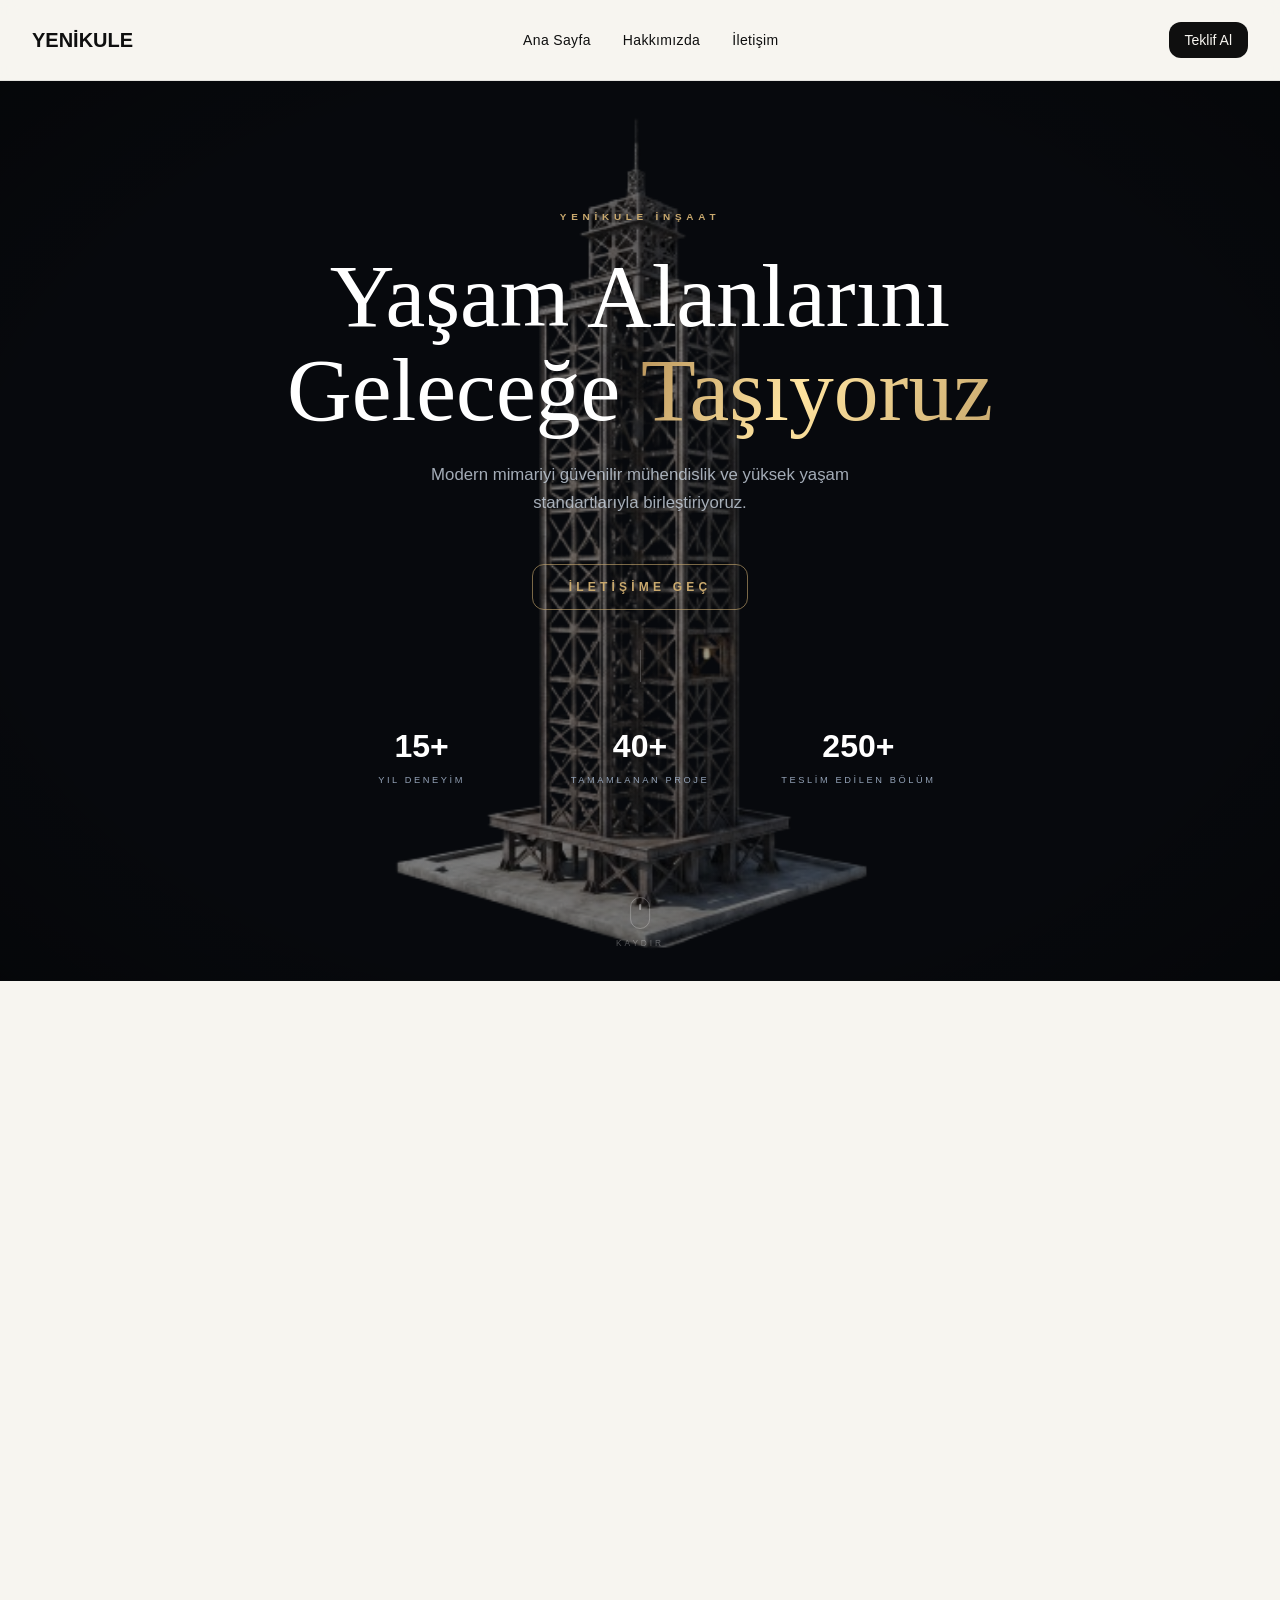
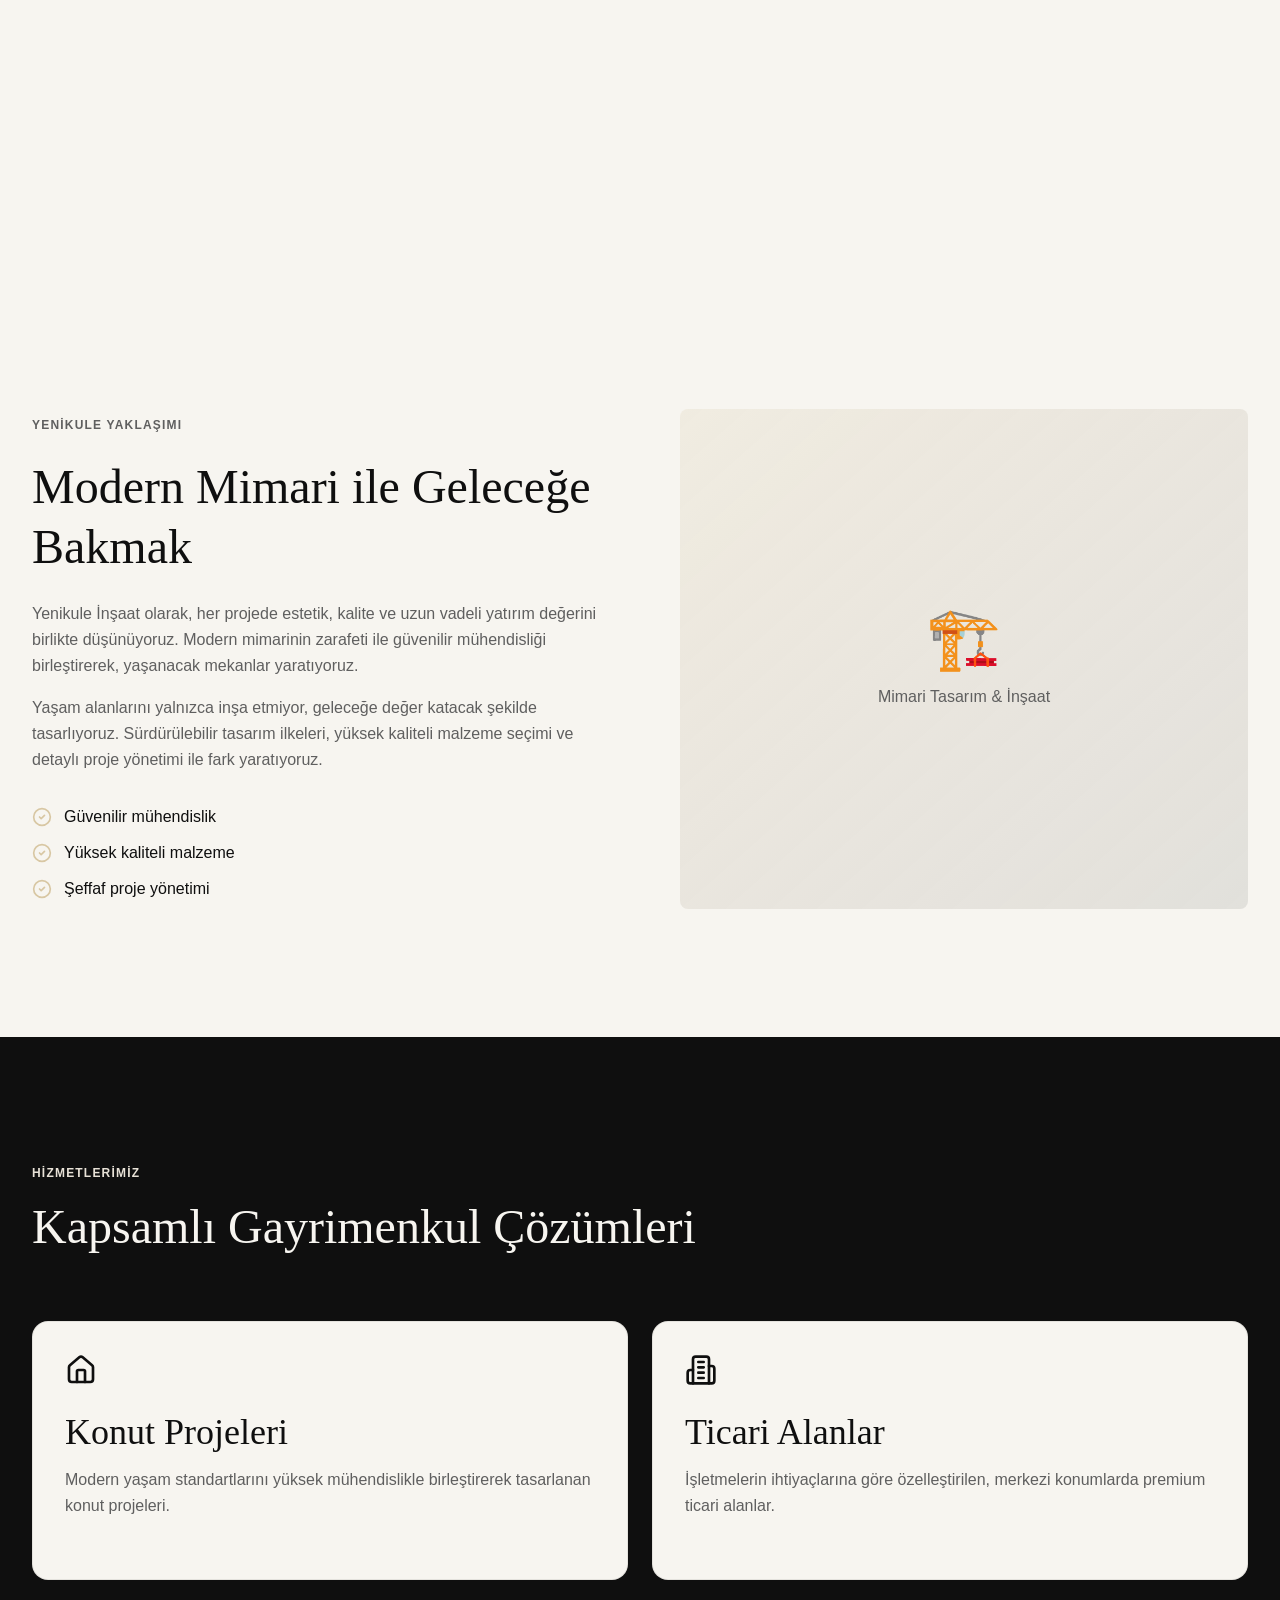
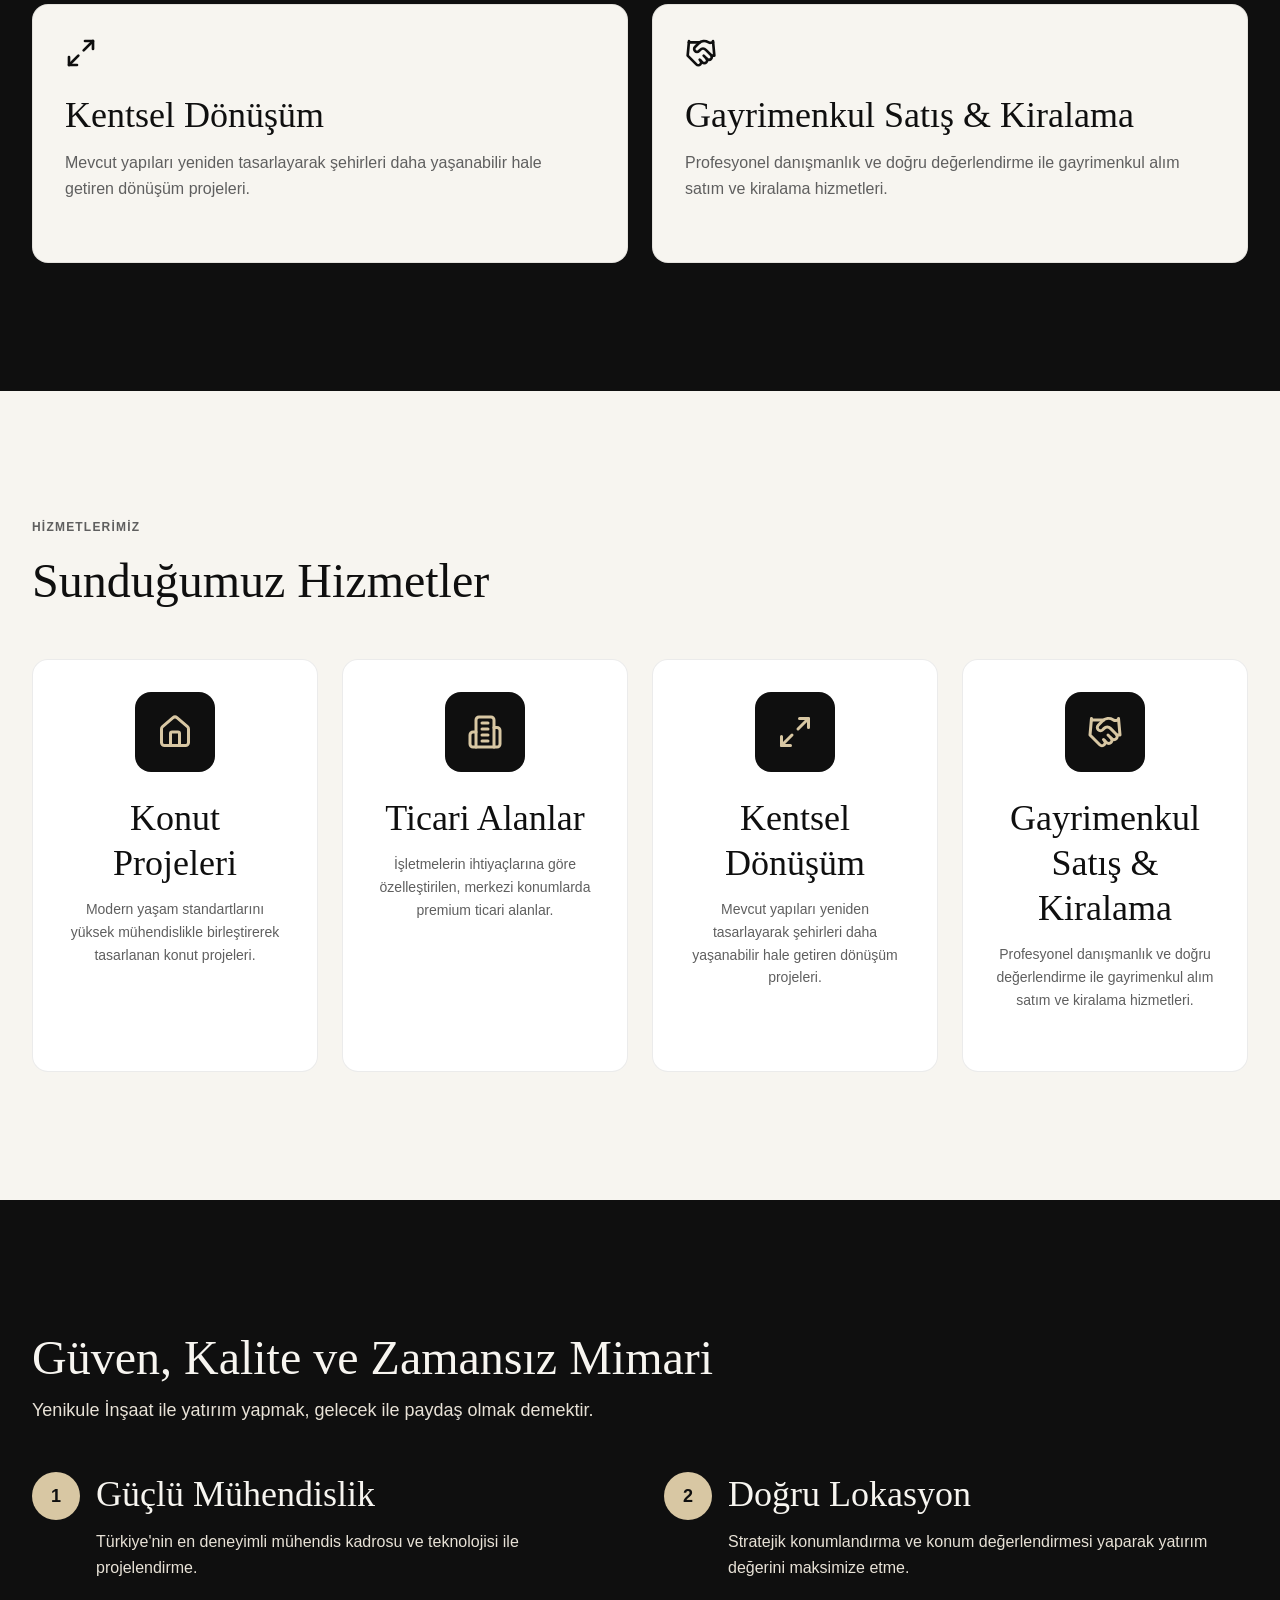
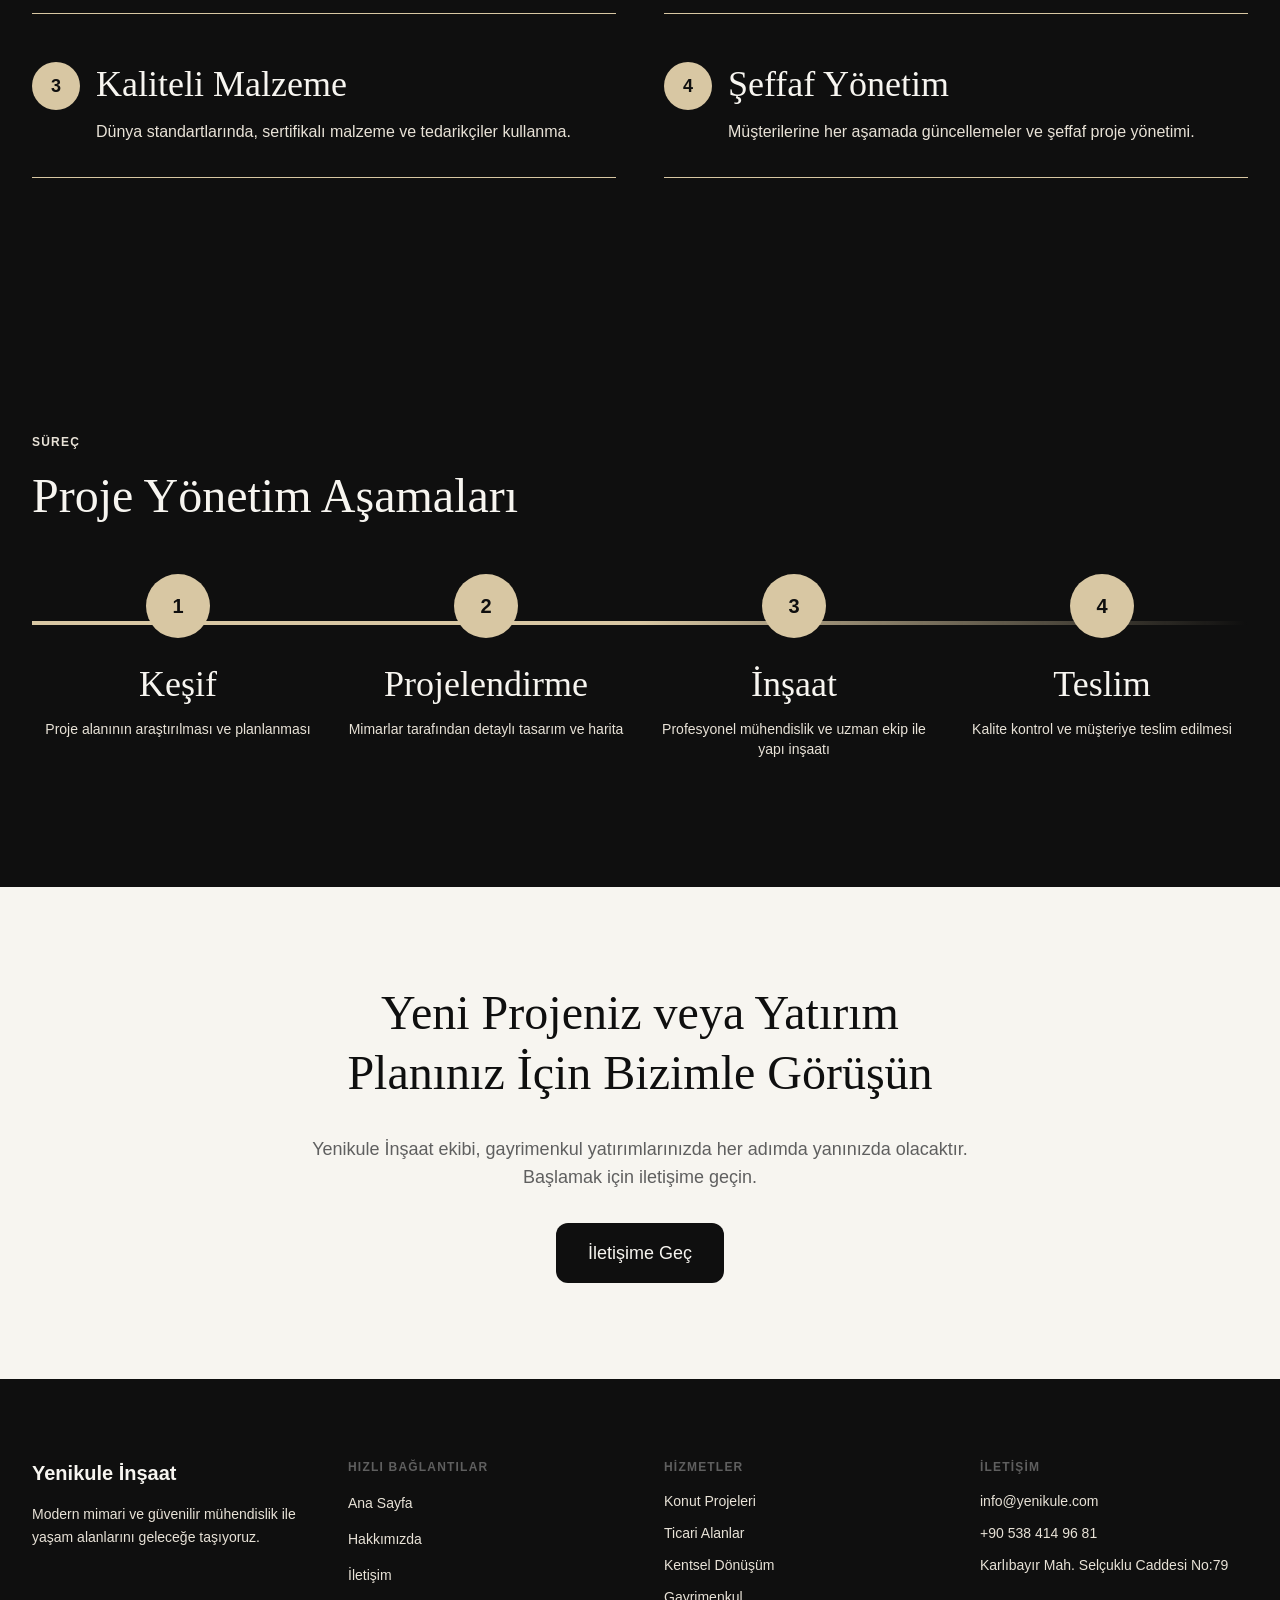
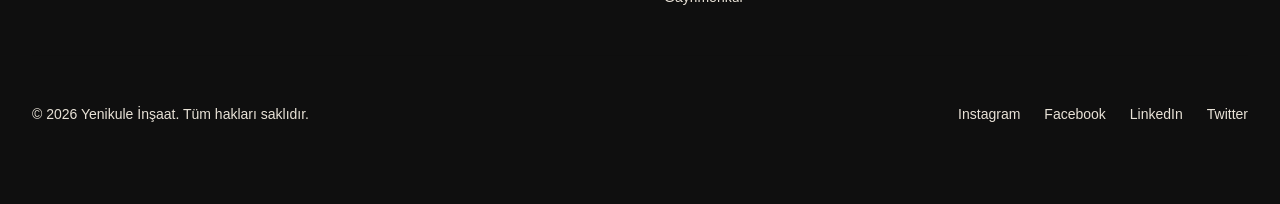
<file: index.html>
<!DOCTYPE html>
<html lang="tr">
<head>
  <meta charset="utf-8" />
  <meta name="viewport" content="width=device-width, initial-scale=1" />
  <title>Yenikule İnşaat | Modern Mimari ve Güvenilir Yaşam Alanları</title>
  <meta name="description" content="Yenikule İnşaat; konut, ticari alan ve gayrimenkul projelerinde modern mimari, güvenilir mühendislik ve kaliteli yaşam alanları sunar. 15+ yıl deneyim." />
  <meta name="keywords" content="inşaat,gayrimenkul,İstanbul,modern mimari,konut projesi,ticari alan" />
  <meta name="robots" content="index, follow" />
  <meta property="og:title" content="Yenikule İnşaat | Modern Mimari ve Güvenilir Yaşam Alanları" />
  <meta property="og:description" content="Yenikule İnşaat; konut, ticari alan ve gayrimenkul projelerinde modern mimari, güvenilir mühendislik ve kaliteli yaşam alanları sunar." />
  <meta property="og:url" content="https://yenikule.com" />
  <meta property="og:locale" content="tr_TR" />
  <meta property="og:type" content="website" />
  <meta name="twitter:card" content="summary" />
  <meta name="twitter:title" content="Yenikule İnşaat | Modern Mimari ve Güvenilir Yaşam Alanları" />
  <meta name="twitter:description" content="Yenikule İnşaat; konut, ticari alan ve gayrimenkul projelerinde modern mimari, güvenilir mühendislik ve kaliteli yaşam alanları sunar." />
  <link rel="icon" href="/favicon.svg" type="image/svg+xml" />
  <link rel="icon" href="/favicon.ico" type="image/x-icon" />
  <link rel="stylesheet" href="/css/style.css" />
  <style>
    @keyframes scrollMove {
      0%, 100% { transform: translateY(0); }
      50% { transform: translateY(8px); }
    }
  </style>
</head>
<body class="bg-cream text-dark-bg font-sans">
  
  <!-- Header -->
  <header class="sticky top-0 z-50 bg-cream/95 backdrop-blur supports-[backdrop-filter]:bg-cream/60 border-b border-border-light">
    <div class="max-w-7xl mx-auto px-4 sm:px-6 lg:px-8">
      <div class="flex items-center justify-between h-16 md:h-20">
        <a class="text-xl font-bold text-dark-bg hover:text-anthracite transition-colors" href="/">YENİKULE</a>
        <nav class="hidden md:flex items-center gap-8">
          <a class="text-sm tracking-wide text-dark-bg hover:text-beige-accent transition-colors duration-300 relative group" href="/">
            Ana Sayfa
            <span class="absolute bottom-0 left-0 w-0 h-0.5 bg-beige-accent group-hover:w-full transition-all duration-300"></span>
          </a>
          <a class="text-sm tracking-wide text-dark-bg hover:text-beige-accent transition-colors duration-300 relative group" href="/about.html">
            Hakkımızda
            <span class="absolute bottom-0 left-0 w-0 h-0.5 bg-beige-accent group-hover:w-full transition-all duration-300"></span>
          </a>
          <a class="text-sm tracking-wide text-dark-bg hover:text-beige-accent transition-colors duration-300 relative group" href="/contact.html">
            İletişim
            <span class="absolute bottom-0 left-0 w-0 h-0.5 bg-beige-accent group-hover:w-full transition-all duration-300"></span>
          </a>
        </nav>
        <div class="hidden md:flex">
          <a class="font-medium transition-all duration-300 inline-block text-center btn-primary px-4 py-2 text-sm" href="/contact.html">Teklif Al</a>
        </div>
        <button class="md:hidden p-2 text-dark-bg" aria-label="Menüyü aç" aria-expanded="false" aria-controls="mobile-nav">
          <svg xmlns="http://www.w3.org/2000/svg" width="24" height="24" viewBox="0 0 24 24" fill="none" stroke="currentColor" stroke-width="2" stroke-linecap="round" stroke-linejoin="round" class="lucide lucide-menu">
            <line x1="4" x2="20" y1="12" y2="12"></line>
            <line x1="4" x2="20" y1="6" y2="6"></line>
            <line x1="4" x2="20" y1="18" y2="18"></line>
          </svg>
        </button>
      </div>
    </div>
    
    <!-- Mobile Navigation Menu -->
    <div id="mobile-nav" class="md:hidden border-t border-border-light bg-cream" style="display: none;">
      <nav class="px-4 py-4 space-y-1">
        <a href="/" class="block text-dark-bg hover:text-beige-accent transition-colors py-4 text-base font-medium border-b border-border-light last:border-b-0 w-full">Ana Sayfa</a>
        <a href="/about.html" class="block text-dark-bg hover:text-beige-accent transition-colors py-4 text-base font-medium border-b border-border-light last:border-b-0 w-full">Hakkımızda</a>
        <a href="/contact.html" class="block text-dark-bg hover:text-beige-accent transition-colors py-4 text-base font-medium border-b border-border-light last:border-b-0 w-full">İletişim</a>
        <div class="pt-3">
          <a href="/contact.html" class="font-medium transition-all duration-300 inline-block text-center btn-primary px-6 py-3 text-base w-full">Teklif Al</a>
        </div>
      </nav>
    </div>
  </header>

  <main>
    <!-- Scroll-driven Parallax Hero Section -->
    <div id="hero-scroll-container" style="min-height: 200vh; position: relative;">
      <div class="sticky top-0 h-screen overflow-hidden bg-[#07090d]">
        <!-- Skeleton Image Layer -->
        <div id="hero-image-skeleton" class="absolute inset-0 flex items-end justify-center transition-transform duration-75 ease-out" style="transform: scale(1.0) translateY(0%); transform-origin: bottom center;">
          <img src="/images/hero-skeleton.png" alt="Bina iskelet yapısı" class="object-contain p-2 md:pt-4 md:px-6 md:pb-0" style="width: 100% !important; height: 100% !important; object-fit: contain; object-position: bottom; filter: brightness(0.82) saturate(0.6);" />
        </div>
        <!-- Final Image Layer -->
        <div id="hero-image-final" class="absolute inset-0 flex items-end justify-center transition-transform duration-75 ease-out" style="transform: scale(1.06) translateY(2%); opacity: 0; transform-origin: bottom center;">
          <img src="/images/hero-final.webp" alt="Tamamlanmış bina" class="object-contain p-2 md:pt-4 md:px-6 md:pb-0" style="width: 100% !important; height: 100% !important; object-fit: contain; object-position: bottom; filter: brightness(0.88) saturate(1.05);" />
        </div>
        <!-- Gradient Overlay -->
        <div id="hero-gradient-overlay" class="absolute inset-0 bg-gradient-to-b from-[#07090d]/80 via-[#07090d]/40 to-[#07090d]/70" style="opacity: 0.58;"></div>
        <!-- Radial Overlay -->
        <div class="absolute inset-0 pointer-events-none" style="background: radial-gradient(ellipse 90% 90% at 50% 50%, transparent 55%, rgba(0,0,0,0.55) 100%);"></div>
        
        <!-- Hero Text & Controls Content -->
        <div id="hero-text-content" class="absolute inset-0 z-20 flex flex-col items-center justify-start md:justify-center text-center px-6 pt-12 md:pt-0 pb-16 transition-transform duration-75 ease-out">
          <span class="block mb-6 text-[#C9A96E] font-semibold uppercase tracking-[0.48em]" style="font-size: 0.62rem;">Yenikule İnşaat</span>
          <h1 class="font-serif text-white leading-[1.05] mb-6 max-w-4xl" style="font-size: clamp(2.6rem, 7.5vw, 5.6rem);">
            Yaşam Alanlarını<br />Geleceğe <span style="background: linear-gradient(118deg, #B8935A 0%, #FFE4A0 45%, #C9A96E 100%); -webkit-background-clip: text; -webkit-text-fill-color: transparent; background-clip: text;">Taşıyoruz</span>
          </h1>
          <p class="text-slate-300/80 max-w-lg leading-relaxed mb-12" style="font-size: clamp(0.9rem, 1.9vw, 1.05rem);">
            Modern mimariyi güvenilir mühendislik ve yüksek yaşam standartlarıyla birleştiriyoruz.
          </p>
          
          <!-- Actions & Counters -->
          <div id="hero-actions-container" class="flex flex-col items-center gap-10">
            <a href="/contact.html" class="group relative px-9 py-3.5 text-xs font-bold tracking-[0.35em] uppercase text-[#C9A96E] border border-[#C9A96E]/60 rounded-xl overflow-hidden transition-all duration-500 hover:text-[#07090d] hover:border-[#C9A96E]">
              <span class="absolute inset-0 translate-y-full group-hover:translate-y-0 bg-[#C9A96E] transition-transform duration-500"></span>
              <span class="relative">İletişime Geç</span>
            </a>
            <div class="w-px h-8 bg-white/20"></div>
            
            <div class="grid grid-cols-3 gap-4 md:gap-16">
              <div class="text-center">
                <p class="font-bold text-white mb-1" style="font-size: clamp(1.4rem, 3vw, 2rem);">15+</p>
                <p class="text-slate-400 uppercase tracking-[0.28em]" style="font-size: 0.58rem;">Yıl Deneyim</p>
              </div>
              <div class="text-center">
                <p class="font-bold text-white mb-1" style="font-size: clamp(1.4rem, 3vw, 2rem);">40+</p>
                <p class="text-slate-400 uppercase tracking-[0.28em]" style="font-size: 0.58rem;">Tamamlanan Proje</p>
              </div>
              <div class="text-center">
                <p class="font-bold text-white mb-1" style="font-size: clamp(1.4rem, 3vw, 2rem);">250+</p>
                <p class="text-slate-400 uppercase tracking-[0.28em]" style="font-size: 0.58rem;">Teslim Edilen Bölüm</p>
              </div>
            </div>
          </div>
        </div>

        <!-- Scroll Down Mouse Indicator -->
        <div id="hero-scroll-indicator" class="absolute bottom-8 left-1/2 -translate-x-1/2 z-20 hidden md:flex flex-col items-center gap-2">
          <div class="w-5 h-8 border border-white/25 rounded-full flex items-start justify-center pt-1.5">
            <div class="w-0.5 h-1.5 bg-white/40 rounded-full" style="animation: scrollMove 2s infinite ease-in-out;"></div>
          </div>
          <p class="text-white/30 tracking-[0.35em] uppercase" style="font-size: 0.52rem;">Kaydır</p>
        </div>
      </div>
    </div>

    <!-- Intro Section (Yenikule Yaklaşımı) -->
    <section class="py-14 md:py-32 bg-cream overflow-hidden">
      <div class="container-section">
        <div class="grid grid-cols-1 md:grid-cols-2 gap-12 md:gap-20 items-center">
          <div class="reveal-on-scroll reveal-left">
            <p class="text-label mb-6">YENİKULE YAKLAŞIMI</p>
            <h2 class="heading-lg mb-6">Modern Mimari ile Geleceğe Bakmak</h2>
            <div class="space-y-4 text-secondary-text leading-relaxed">
              <p>Yenikule İnşaat olarak, her projede estetik, kalite ve uzun vadeli yatırım değerini birlikte düşünüyoruz. Modern mimarinin zarafeti ile güvenilir mühendisliği birleştirerek, yaşanacak mekanlar yaratıyoruz.</p>
              <p>Yaşam alanlarını yalnızca inşa etmiyor, geleceğe değer katacak şekilde tasarlıyoruz. Sürdürülebilir tasarım ilkeleri, yüksek kaliteli malzeme seçimi ve detaylı proje yönetimi ile fark yaratıyoruz.</p>
            </div>
            <div class="mt-8 space-y-3">
              <div class="flex items-center gap-3">
                <svg xmlns="http://www.w3.org/2000/svg" width="20" height="20" viewBox="0 0 24 24" fill="none" stroke="currentColor" stroke-width="2" stroke-linecap="round" stroke-linejoin="round" class="lucide lucide-circle-check text-beige-accent flex-shrink-0">
                  <circle cx="12" cy="12" r="10"></circle>
                  <path d="m9 12 2 2 4-4"></path>
                </svg>
                <span class="text-dark-bg font-medium">Güvenilir mühendislik</span>
              </div>
              <div class="flex items-center gap-3">
                <svg xmlns="http://www.w3.org/2000/svg" width="20" height="20" viewBox="0 0 24 24" fill="none" stroke="currentColor" stroke-width="2" stroke-linecap="round" stroke-linejoin="round" class="lucide lucide-circle-check text-beige-accent flex-shrink-0">
                  <circle cx="12" cy="12" r="10"></circle>
                  <path d="m9 12 2 2 4-4"></path>
                </svg>
                <span class="text-dark-bg font-medium">Yüksek kaliteli malzeme</span>
              </div>
              <div class="flex items-center gap-3">
                <svg xmlns="http://www.w3.org/2000/svg" width="20" height="20" viewBox="0 0 24 24" fill="none" stroke="currentColor" stroke-width="2" stroke-linecap="round" stroke-linejoin="round" class="lucide lucide-circle-check text-beige-accent flex-shrink-0">
                  <circle cx="12" cy="12" r="10"></circle>
                  <path d="m9 12 2 2 4-4"></path>
                </svg>
                <span class="text-dark-bg font-medium">Şeffaf proje yönetimi</span>
              </div>
            </div>
          </div>
          <div class="relative hidden md:flex h-96 md:h-[500px] bg-gradient-to-br from-beige-accent/20 to-anthracite/10 rounded-lg items-center justify-center reveal-on-scroll reveal-right">
            <div class="text-center space-y-4">
              <div class="text-6xl">🏗️</div>
              <p class="text-secondary-text font-medium">Mimari Tasarım &amp; İnşaat</p>
            </div>
          </div>
        </div>
      </div>
    </section>

    <!-- Services Section (Kapsamlı Gayrimenkul Çözümleri - Dark BG) -->
    <section class="py-14 md:py-32 bg-dark-bg overflow-hidden">
      <div class="container-section">
        <div class="mb-8 md:mb-16 reveal-on-scroll reveal-up-short">
          <p class="text-label text-stone-light mb-4">HİZMETLERİMİZ</p>
          <h2 class="heading-lg text-cream">Kapsamlı Gayrimenkul Çözümleri</h2>
        </div>
        <div class="grid grid-cols-1 md:grid-cols-2 gap-6">
          
          <div class="group p-6 md:p-8 border border-border-light bg-cream transition-all duration-300 hover:border-dark-bg hover:shadow-lg rounded-2xl reveal-on-scroll reveal-up-short" style="transition-delay: 0s;">
            <div class="mb-6 text-dark-bg group-hover:text-beige-accent transition-colors duration-300">
              <svg xmlns="http://www.w3.org/2000/svg" width="32" height="32" viewBox="0 0 24 24" fill="none" stroke="currentColor" stroke-width="2" stroke-linecap="round" stroke-linejoin="round" class="lucide lucide-house">
                <path d="M15 21v-8a1 1 0 0 0-1-1h-4a1 1 0 0 0-1 1v8"></path>
                <path d="M3 10a2 2 0 0 1 .709-1.528l7-5.999a2 2 0 0 1 2.582 0l7 5.999A2 2 0 0 1 21 10v9a2 2 0 0 1-2 2H5a2 2 0 0 1-2-2z"></path>
              </svg>
            </div>
            <h3 class="heading-md text-dark-bg mb-3">Konut Projeleri</h3>
            <p class="text-secondary-text leading-relaxed">Modern yaşam standartlarını yüksek mühendislikle birleştirerek tasarlanan konut projeleri.</p>
            <div class="mt-6 h-1 w-0 bg-beige-accent group-hover:w-12 transition-all duration-300"></div>
          </div>
          
          <div class="group p-6 md:p-8 border border-border-light bg-cream transition-all duration-300 hover:border-dark-bg hover:shadow-lg rounded-2xl reveal-on-scroll reveal-up-short" style="transition-delay: 0.1s;">
            <div class="mb-6 text-dark-bg group-hover:text-beige-accent transition-colors duration-300">
              <svg xmlns="http://www.w3.org/2000/svg" width="32" height="32" viewBox="0 0 24 24" fill="none" stroke="currentColor" stroke-width="2" stroke-linecap="round" stroke-linejoin="round" class="lucide lucide-building2">
                <path d="M6 22V4a2 2 0 0 1 2-2h8a2 2 0 0 1 2 2v18Z"></path>
                <path d="M6 12H4a2 2 0 0 0-2 2v6a2 2 0 0 0 2 2h2"></path>
                <path d="M18 9h2a2 2 0 0 1 2 2v9a2 2 0 0 1-2 2h-2"></path>
                <path d="M10 6h4"></path>
                <path d="M10 10h4"></path>
                <path d="M10 14h4"></path>
                <path d="M10 18h4"></path>
              </svg>
            </div>
            <h3 class="heading-md text-dark-bg mb-3">Ticari Alanlar</h3>
            <p class="text-secondary-text leading-relaxed">İşletmelerin ihtiyaçlarına göre özelleştirilen, merkezi konumlarda premium ticari alanlar.</p>
            <div class="mt-6 h-1 w-0 bg-beige-accent group-hover:w-12 transition-all duration-300"></div>
          </div>
          
          <div class="group p-6 md:p-8 border border-border-light bg-cream transition-all duration-300 hover:border-dark-bg hover:shadow-lg rounded-2xl reveal-on-scroll reveal-up-short" style="transition-delay: 0.2s;">
            <div class="mb-6 text-dark-bg group-hover:text-beige-accent transition-colors duration-300">
              <svg xmlns="http://www.w3.org/2000/svg" width="32" height="32" viewBox="0 0 24 24" fill="none" stroke="currentColor" stroke-width="2" stroke-linecap="round" stroke-linejoin="round" class="lucide lucide-maximize2">
                <polyline points="15 3 21 3 21 9"></polyline>
                <polyline points="9 21 3 21 3 15"></polyline>
                <line x1="21" x2="14" y1="3" y2="10"></line>
                <line x1="3" x2="10" y1="21" y2="14"></line>
              </svg>
            </div>
            <h3 class="heading-md text-dark-bg mb-3">Kentsel Dönüşüm</h3>
            <p class="text-secondary-text leading-relaxed">Mevcut yapıları yeniden tasarlayarak şehirleri daha yaşanabilir hale getiren dönüşüm projeleri.</p>
            <div class="mt-6 h-1 w-0 bg-beige-accent group-hover:w-12 transition-all duration-300"></div>
          </div>
          
          <div class="group p-6 md:p-8 border border-border-light bg-cream transition-all duration-300 hover:border-dark-bg hover:shadow-lg rounded-2xl reveal-on-scroll reveal-up-short" style="transition-delay: 0.3s;">
            <div class="mb-6 text-dark-bg group-hover:text-beige-accent transition-colors duration-300">
              <svg xmlns="http://www.w3.org/2000/svg" width="32" height="32" viewBox="0 0 24 24" fill="none" stroke="currentColor" stroke-width="2" stroke-linecap="round" stroke-linejoin="round" class="lucide lucide-handshake">
                <path d="m11 17 2 2a1 1 0 1 0 3-3"></path>
                <path d="m14 14 2.5 2.5a1 1 0 1 0 3-3l-3.88-3.88a3 3 0 0 0-4.24 0l-.88.88a1 1 0 1 1-3-3l2.81-2.81a5.79 5.79 0 0 1 7.06-.87l.47.28a2 2 0 0 0 1.42.25L21 4"></path>
                <path d="m21 3 1 11h-2"></path>
                <path d="M3 3 2 14l6.5 6.5a1 1 0 1 0 3-3"></path>
                <path d="M3 4h8"></path>
              </svg>
            </div>
            <h3 class="heading-md text-dark-bg mb-3">Gayrimenkul Satış &amp; Kiralama</h3>
            <p class="text-secondary-text leading-relaxed">Profesyonel danışmanlık ve doğru değerlendirme ile gayrimenkul alım satım ve kiralama hizmetleri.</p>
            <div class="mt-6 h-1 w-0 bg-beige-accent group-hover:w-12 transition-all duration-300"></div>
          </div>
          
        </div>
      </div>
    </section>

    <!-- Gallery Section (Sunduğumuz Hizmetler - Cream BG) -->
    <section class="py-14 md:py-32 bg-cream overflow-hidden">
      <div class="container-section">
        <div class="mb-8 md:mb-12 reveal-on-scroll reveal-up-short">
          <p class="text-label mb-4">HİZMETLERİMİZ</p>
          <h2 class="heading-lg">Sunduğumuz Hizmetler</h2>
        </div>
        <div class="grid grid-cols-1 sm:grid-cols-2 lg:grid-cols-4 gap-6">
          
          <div class="group flex flex-col items-center text-center p-6 md:p-8 rounded-2xl border border-border-light bg-white hover:border-dark-bg hover:shadow-xl transition-all duration-300 cursor-default reveal-on-scroll reveal-up-short" style="transition-delay: 0s;">
            <div class="w-20 h-20 rounded-2xl bg-dark-bg flex items-center justify-center mb-6 group-hover:scale-110 transition-transform duration-300">
              <svg xmlns="http://www.w3.org/2000/svg" width="36" height="36" viewBox="0 0 24 24" fill="none" stroke="currentColor" stroke-width="2" stroke-linecap="round" stroke-linejoin="round" class="lucide lucide-house text-beige-accent">
                <path d="M15 21v-8a1 1 0 0 0-1-1h-4a1 1 0 0 0-1 1v8"></path>
                <path d="M3 10a2 2 0 0 1 .709-1.528l7-5.999a2 2 0 0 1 2.582 0l7 5.999A2 2 0 0 1 21 10v9a2 2 0 0 1-2 2H5a2 2 0 0 1-2-2z"></path>
              </svg>
            </div>
            <h3 class="heading-md text-dark-bg mb-3">Konut Projeleri</h3>
            <p class="text-secondary-text text-sm leading-relaxed">Modern yaşam standartlarını yüksek mühendislikle birleştirerek tasarlanan konut projeleri.</p>
            <div class="mt-6 h-1 w-0 bg-beige-accent rounded-full group-hover:w-12 transition-all duration-300"></div>
          </div>
          
          <div class="group flex flex-col items-center text-center p-6 md:p-8 rounded-2xl border border-border-light bg-white hover:border-dark-bg hover:shadow-xl transition-all duration-300 cursor-default reveal-on-scroll reveal-up-short" style="transition-delay: 0.1s;">
            <div class="w-20 h-20 rounded-2xl bg-dark-bg flex items-center justify-center mb-6 group-hover:scale-110 transition-transform duration-300">
              <svg xmlns="http://www.w3.org/2000/svg" width="36" height="36" viewBox="0 0 24 24" fill="none" stroke="currentColor" stroke-width="2" stroke-linecap="round" stroke-linejoin="round" class="lucide lucide-building2 text-beige-accent">
                <path d="M6 22V4a2 2 0 0 1 2-2h8a2 2 0 0 1 2 2v18Z"></path>
                <path d="M6 12H4a2 2 0 0 0-2 2v6a2 2 0 0 0 2 2h2"></path>
                <path d="M18 9h2a2 2 0 0 1 2 2v9a2 2 0 0 1-2 2h-2"></path>
                <path d="M10 6h4"></path>
                <path d="M10 10h4"></path>
                <path d="M10 14h4"></path>
                <path d="M10 18h4"></path>
              </svg>
            </div>
            <h3 class="heading-md text-dark-bg mb-3">Ticari Alanlar</h3>
            <p class="text-secondary-text text-sm leading-relaxed">İşletmelerin ihtiyaçlarına göre özelleştirilen, merkezi konumlarda premium ticari alanlar.</p>
            <div class="mt-6 h-1 w-0 bg-beige-accent rounded-full group-hover:w-12 transition-all duration-300"></div>
          </div>
          
          <div class="group flex flex-col items-center text-center p-6 md:p-8 rounded-2xl border border-border-light bg-white hover:border-dark-bg hover:shadow-xl transition-all duration-300 cursor-default reveal-on-scroll reveal-up-short" style="transition-delay: 0.2s;">
            <div class="w-20 h-20 rounded-2xl bg-dark-bg flex items-center justify-center mb-6 group-hover:scale-110 transition-transform duration-300">
              <svg xmlns="http://www.w3.org/2000/svg" width="36" height="36" viewBox="0 0 24 24" fill="none" stroke="currentColor" stroke-width="2" stroke-linecap="round" stroke-linejoin="round" class="lucide lucide-maximize2 text-beige-accent">
                <polyline points="15 3 21 3 21 9"></polyline>
                <polyline points="9 21 3 21 3 15"></polyline>
                <line x1="21" x2="14" y1="3" y2="10"></line>
                <line x1="3" x2="10" y1="21" y2="14"></line>
              </svg>
            </div>
            <h3 class="heading-md text-dark-bg mb-3">Kentsel Dönüşüm</h3>
            <p class="text-secondary-text text-sm leading-relaxed">Mevcut yapıları yeniden tasarlayarak şehirleri daha yaşanabilir hale getiren dönüşüm projeleri.</p>
            <div class="mt-6 h-1 w-0 bg-beige-accent rounded-full group-hover:w-12 transition-all duration-300"></div>
          </div>
          
          <div class="group flex flex-col items-center text-center p-6 md:p-8 rounded-2xl border border-border-light bg-white hover:border-dark-bg hover:shadow-xl transition-all duration-300 cursor-default reveal-on-scroll reveal-up-short" style="transition-delay: 0.3s;">
            <div class="w-20 h-20 rounded-2xl bg-dark-bg flex items-center justify-center mb-6 group-hover:scale-110 transition-transform duration-300">
              <svg xmlns="http://www.w3.org/2000/svg" width="36" height="36" viewBox="0 0 24 24" fill="none" stroke="currentColor" stroke-width="2" stroke-linecap="round" stroke-linejoin="round" class="lucide lucide-handshake text-beige-accent">
                <path d="m11 17 2 2a1 1 0 1 0 3-3"></path>
                <path d="m14 14 2.5 2.5a1 1 0 1 0 3-3l-3.88-3.88a3 3 0 0 0-4.24 0l-.88.88a1 1 0 1 1-3-3l2.81-2.81a5.79 5.79 0 0 1 7.06-.87l.47.28a2 2 0 0 0 1.42.25L21 4"></path>
                <path d="m21 3 1 11h-2"></path>
                <path d="M3 3 2 14l6.5 6.5a1 1 0 1 0 3-3"></path>
                <path d="M3 4h8"></path>
              </svg>
            </div>
            <h3 class="heading-md text-dark-bg mb-3">Gayrimenkul Satış &amp; Kiralama</h3>
            <p class="text-secondary-text text-sm leading-relaxed">Profesyonel danışmanlık ve doğru değerlendirme ile gayrimenkul alım satım ve kiralama hizmetleri.</p>
            <div class="mt-6 h-1 w-0 bg-beige-accent rounded-full group-hover:w-12 transition-all duration-300"></div>
          </div>
          
        </div>
      </div>
    </section>

    <!-- Why Us Section (Güven, Kalite ve Zamansız Mimari - Dark BG) -->
    <section class="py-14 md:py-32 bg-dark-bg overflow-hidden">
      <div class="container-section">
        <div class="mb-8 md:mb-12 reveal-on-scroll reveal-up-short">
          <h2 class="heading-lg text-cream mb-2">Güven, Kalite ve Zamansız Mimari</h2>
          <p class="text-stone-light text-lg">Yenikule İnşaat ile yatırım yapmak, gelecek ile paydaş olmak demektir.</p>
        </div>
        <div class="grid grid-cols-1 md:grid-cols-2 gap-6 md:gap-12">
          
          <div class="pb-8 border-b border-beige-accent reveal-on-scroll reveal-up-short" style="transition-delay: 0s;">
            <div class="flex items-start gap-4">
              <div class="w-10 h-10 md:w-12 md:h-12 bg-beige-accent rounded-full flex items-center justify-center flex-shrink-0 text-dark-bg font-bold text-base md:text-lg">1</div>
              <div>
                <h3 class="heading-md text-cream mb-3">Güçlü Mühendislik</h3>
                <p class="text-stone-light leading-relaxed">Türkiye'nin en deneyimli mühendis kadrosu ve teknolojisi ile projelendirme.</p>
              </div>
            </div>
          </div>
          
          <div class="pb-8 border-b border-beige-accent reveal-on-scroll reveal-up-short" style="transition-delay: 0.1s;">
            <div class="flex items-start gap-4">
              <div class="w-10 h-10 md:w-12 md:h-12 bg-beige-accent rounded-full flex items-center justify-center flex-shrink-0 text-dark-bg font-bold text-base md:text-lg">2</div>
              <div>
                <h3 class="heading-md text-cream mb-3">Doğru Lokasyon</h3>
                <p class="text-stone-light leading-relaxed">Stratejik konumlandırma ve konum değerlendirmesi yaparak yatırım değerini maksimize etme.</p>
              </div>
            </div>
          </div>
          
          <div class="pb-8 border-b border-beige-accent reveal-on-scroll reveal-up-short" style="transition-delay: 0.2s;">
            <div class="flex items-start gap-4">
              <div class="w-10 h-10 md:w-12 md:h-12 bg-beige-accent rounded-full flex items-center justify-center flex-shrink-0 text-dark-bg font-bold text-base md:text-lg">3</div>
              <div>
                <h3 class="heading-md text-cream mb-3">Kaliteli Malzeme</h3>
                <p class="text-stone-light leading-relaxed">Dünya standartlarında, sertifikalı malzeme ve tedarikçiler kullanma.</p>
              </div>
            </div>
          </div>
          
          <div class="pb-8 border-b border-beige-accent reveal-on-scroll reveal-up-short" style="transition-delay: 0.3s;">
            <div class="flex items-start gap-4">
              <div class="w-10 h-10 md:w-12 md:h-12 bg-beige-accent rounded-full flex items-center justify-center flex-shrink-0 text-dark-bg font-bold text-base md:text-lg">4</div>
              <div>
                <h3 class="heading-md text-cream mb-3">Şeffaf Yönetim</h3>
                <p class="text-stone-light leading-relaxed">Müşterilerine her aşamada güncellemeler ve şeffaf proje yönetimi.</p>
              </div>
            </div>
          </div>
          
        </div>
      </div>
    </section>

    <!-- Process Section (Proje Yönetim Aşamaları - Dark BG) -->
    <section class="py-14 md:py-32 bg-dark-bg overflow-hidden">
      <div class="container-section">
        <div class="mb-8 md:mb-12 reveal-on-scroll reveal-up-short">
          <p class="text-label text-stone-light mb-4">SÜREÇ</p>
          <h2 class="heading-lg text-cream">Proje Yönetim Aşamaları</h2>
        </div>
        
        <!-- Desktop Timeline View -->
        <div class="hidden md:block">
          <div class="relative">
            <div class="absolute top-1/4 left-0 right-0 h-1 bg-gradient-to-r from-beige-accent via-beige-accent to-transparent"></div>
            <div class="grid grid-cols-4 gap-4 relative z-10">
              
              <div class="text-center reveal-on-scroll reveal-up-short" style="transition-delay: 0s;">
                <div class="w-16 h-16 bg-beige-accent rounded-full flex items-center justify-center mx-auto mb-6 text-dark-bg font-bold text-xl">1</div>
                <h3 class="heading-md text-cream mb-3">Keşif</h3>
                <p class="text-stone-light text-sm">Proje alanının araştırılması ve planlanması</p>
              </div>
              
              <div class="text-center reveal-on-scroll reveal-up-short" style="transition-delay: 0.15s;">
                <div class="w-16 h-16 bg-beige-accent rounded-full flex items-center justify-center mx-auto mb-6 text-dark-bg font-bold text-xl">2</div>
                <h3 class="heading-md text-cream mb-3">Projelendirme</h3>
                <p class="text-stone-light text-sm">Mimarlar tarafından detaylı tasarım ve harita</p>
              </div>
              
              <div class="text-center reveal-on-scroll reveal-up-short" style="transition-delay: 0.3s;">
                <div class="w-16 h-16 bg-beige-accent rounded-full flex items-center justify-center mx-auto mb-6 text-dark-bg font-bold text-xl">3</div>
                <h3 class="heading-md text-cream mb-3">İnşaat</h3>
                <p class="text-stone-light text-sm">Profesyonel mühendislik ve uzman ekip ile yapı inşaatı</p>
              </div>
              
              <div class="text-center reveal-on-scroll reveal-up-short" style="transition-delay: 0.45s;">
                <div class="w-16 h-16 bg-beige-accent rounded-full flex items-center justify-center mx-auto mb-6 text-dark-bg font-bold text-xl">4</div>
                <h3 class="heading-md text-cream mb-3">Teslim</h3>
                <p class="text-stone-light text-sm">Kalite kontrol ve müşteriye teslim edilmesi</p>
              </div>
              
            </div>
          </div>
        </div>
        
        <!-- Mobile Vertical View -->
        <div class="md:hidden space-y-6">
          
          <div class="flex gap-4 pb-6 border-b border-border-light last:border-b-0 reveal-on-scroll reveal-left-short" style="transition-delay: 0s;">
            <div class="flex flex-col items-center">
              <div class="w-10 h-10 bg-beige-accent rounded-full flex items-center justify-center text-dark-bg font-bold text-base flex-shrink-0">1</div>
              <div class="w-1 h-10 bg-beige-accent mt-3"></div>
            </div>
            <div class="pt-1.5 pb-3">
              <h3 class="font-serif text-lg text-cream mb-1">Keşif</h3>
              <p class="text-stone-light text-sm">Proje alanının araştırılması ve planlanması</p>
            </div>
          </div>
          
          <div class="flex gap-4 pb-6 border-b border-border-light last:border-b-0 reveal-on-scroll reveal-left-short" style="transition-delay: 0.15s;">
            <div class="flex flex-col items-center">
              <div class="w-10 h-10 bg-beige-accent rounded-full flex items-center justify-center text-dark-bg font-bold text-base flex-shrink-0">2</div>
              <div class="w-1 h-10 bg-beige-accent mt-3"></div>
            </div>
            <div class="pt-1.5 pb-3">
              <h3 class="font-serif text-lg text-cream mb-1">Projelendirme</h3>
              <p class="text-stone-light text-sm">Mimarlar tarafından detaylı tasarım ve harita</p>
            </div>
          </div>
          
          <div class="flex gap-4 pb-6 border-b border-border-light last:border-b-0 reveal-on-scroll reveal-left-short" style="transition-delay: 0.3s;">
            <div class="flex flex-col items-center">
              <div class="w-10 h-10 bg-beige-accent rounded-full flex items-center justify-center text-dark-bg font-bold text-base flex-shrink-0">3</div>
              <div class="w-1 h-10 bg-beige-accent mt-3"></div>
            </div>
            <div class="pt-1.5 pb-3">
              <h3 class="font-serif text-lg text-cream mb-1">İnşaat</h3>
              <p class="text-stone-light text-sm">Profesyonel mühendislik ve uzman ekip ile yapı inşaatı</p>
            </div>
          </div>
          
          <div class="flex gap-4 pb-6 border-b border-border-light last:border-b-0 reveal-on-scroll reveal-left-short" style="transition-delay: 0.45s;">
            <div class="flex flex-col items-center">
              <div class="w-10 h-10 bg-beige-accent rounded-full flex items-center justify-center text-dark-bg font-bold text-base flex-shrink-0">4</div>
            </div>
            <div class="pt-1.5 pb-3">
              <h3 class="font-serif text-lg text-cream mb-1">Teslim</h3>
              <p class="text-stone-light text-sm">Kalite kontrol ve müşteriye teslim edilmesi</p>
            </div>
          </div>
          
        </div>
      </div>
    </section>

    <!-- CTA Section (Cream BG) -->
    <section class="py-14 md:py-24 bg-cream overflow-hidden">
      <div class="container-section">
        <div class="text-center space-y-6 md:space-y-8 reveal-on-scroll reveal-up-short">
          <h2 class="heading-lg text-dark-bg max-w-2xl mx-auto">Yeni Projeniz veya Yatırım Planınız İçin Bizimle Görüşün</h2>
          <p class="text-secondary-text text-lg max-w-2xl mx-auto">Yenikule İnşaat ekibi, gayrimenkul yatırımlarınızda her adımda yanınızda olacaktır. Başlamak için iletişime geçin.</p>
          <div>
            <a class="font-medium transition-all duration-300 inline-block text-center btn-primary px-8 py-4 text-lg" href="/contact.html">İletişime Geç</a>
          </div>
        </div>
      </div>
    </section>
  </main>

  <!-- Footer -->
  <footer class="bg-dark-bg text-cream">
    <div class="max-w-7xl mx-auto px-4 sm:px-6 lg:px-8 py-10 md:py-20">
      <div class="grid grid-cols-2 md:grid-cols-4 gap-6 md:gap-12 mb-8 md:mb-12">
        <div class="col-span-2 md:col-span-1 space-y-4">
          <h3 class="text-xl font-bold">Yenikule İnşaat</h3>
          <p class="text-stone-light text-sm leading-relaxed">Modern mimari ve güvenilir mühendislik ile yaşam alanlarını geleceğe taşıyoruz.</p>
        </div>
        <div>
          <h4 class="font-semibold mb-4 text-label">Hızlı Bağlantılar</h4>
          <ul class="space-y-3">
            <li><a class="text-stone-light hover:text-cream transition-colors text-sm" href="/">Ana Sayfa</a></li>
            <li><a class="text-stone-light hover:text-cream transition-colors text-sm" href="/about.html">Hakkımızda</a></li>
            <li><a class="text-stone-light hover:text-cream transition-colors text-sm" href="/contact.html">İletişim</a></li>
          </ul>
        </div>
        <div>
          <h4 class="font-semibold mb-4 text-label">Hizmetler</h4>
          <ul class="space-y-3 text-sm text-stone-light">
            <li><a href="/contact.html" class="hover:text-cream transition-colors">Konut Projeleri</a></li>
            <li><a href="/contact.html" class="hover:text-cream transition-colors">Ticari Alanlar</a></li>
            <li><a href="/contact.html" class="hover:text-cream transition-colors">Kentsel Dönüşüm</a></li>
            <li><a href="/contact.html" class="hover:text-cream transition-colors">Gayrimenkul</a></li>
          </ul>
        </div>
        <div>
          <h4 class="font-semibold mb-4 text-label">İletişim</h4>
          <ul class="space-y-3 text-sm text-stone-light">
            <li><a href="mailto:info@yenikule.com" class="hover:text-cream transition-colors">info@yenikule.com</a></li>
            <li><a href="tel:+90 538 414 96 81" class="hover:text-cream transition-colors">+90 538 414 96 81</a></li>
            <li class="text-stone-light">Karlıbayır Mah. Selçuklu Caddesi No:79</li>
          </ul>
        </div>
      </div>
      <div class="border-t border-border-light pt-6 md:pt-12 flex flex-col items-center md:flex-row md:justify-between gap-4">
        <p class="text-stone-light text-sm">© 2026 Yenikule İnşaat. Tüm hakları saklıdır.</p>
        <div class="flex items-center gap-6">
          <a href="#" class="text-stone-light hover:text-cream transition-colors text-sm" target="_blank" rel="noopener noreferrer">Instagram</a>
          <a href="#" class="text-stone-light hover:text-cream transition-colors text-sm" target="_blank" rel="noopener noreferrer">Facebook</a>
          <a href="#" class="text-stone-light hover:text-cream transition-colors text-sm" target="_blank" rel="noopener noreferrer">LinkedIn</a>
          <a href="#" class="text-stone-light hover:text-cream transition-colors text-sm" target="_blank" rel="noopener noreferrer">Twitter</a>
        </div>
      </div>
    </div>
  </footer>

  <script src="/js/main.js"></script>
</body>
</html>
</file>
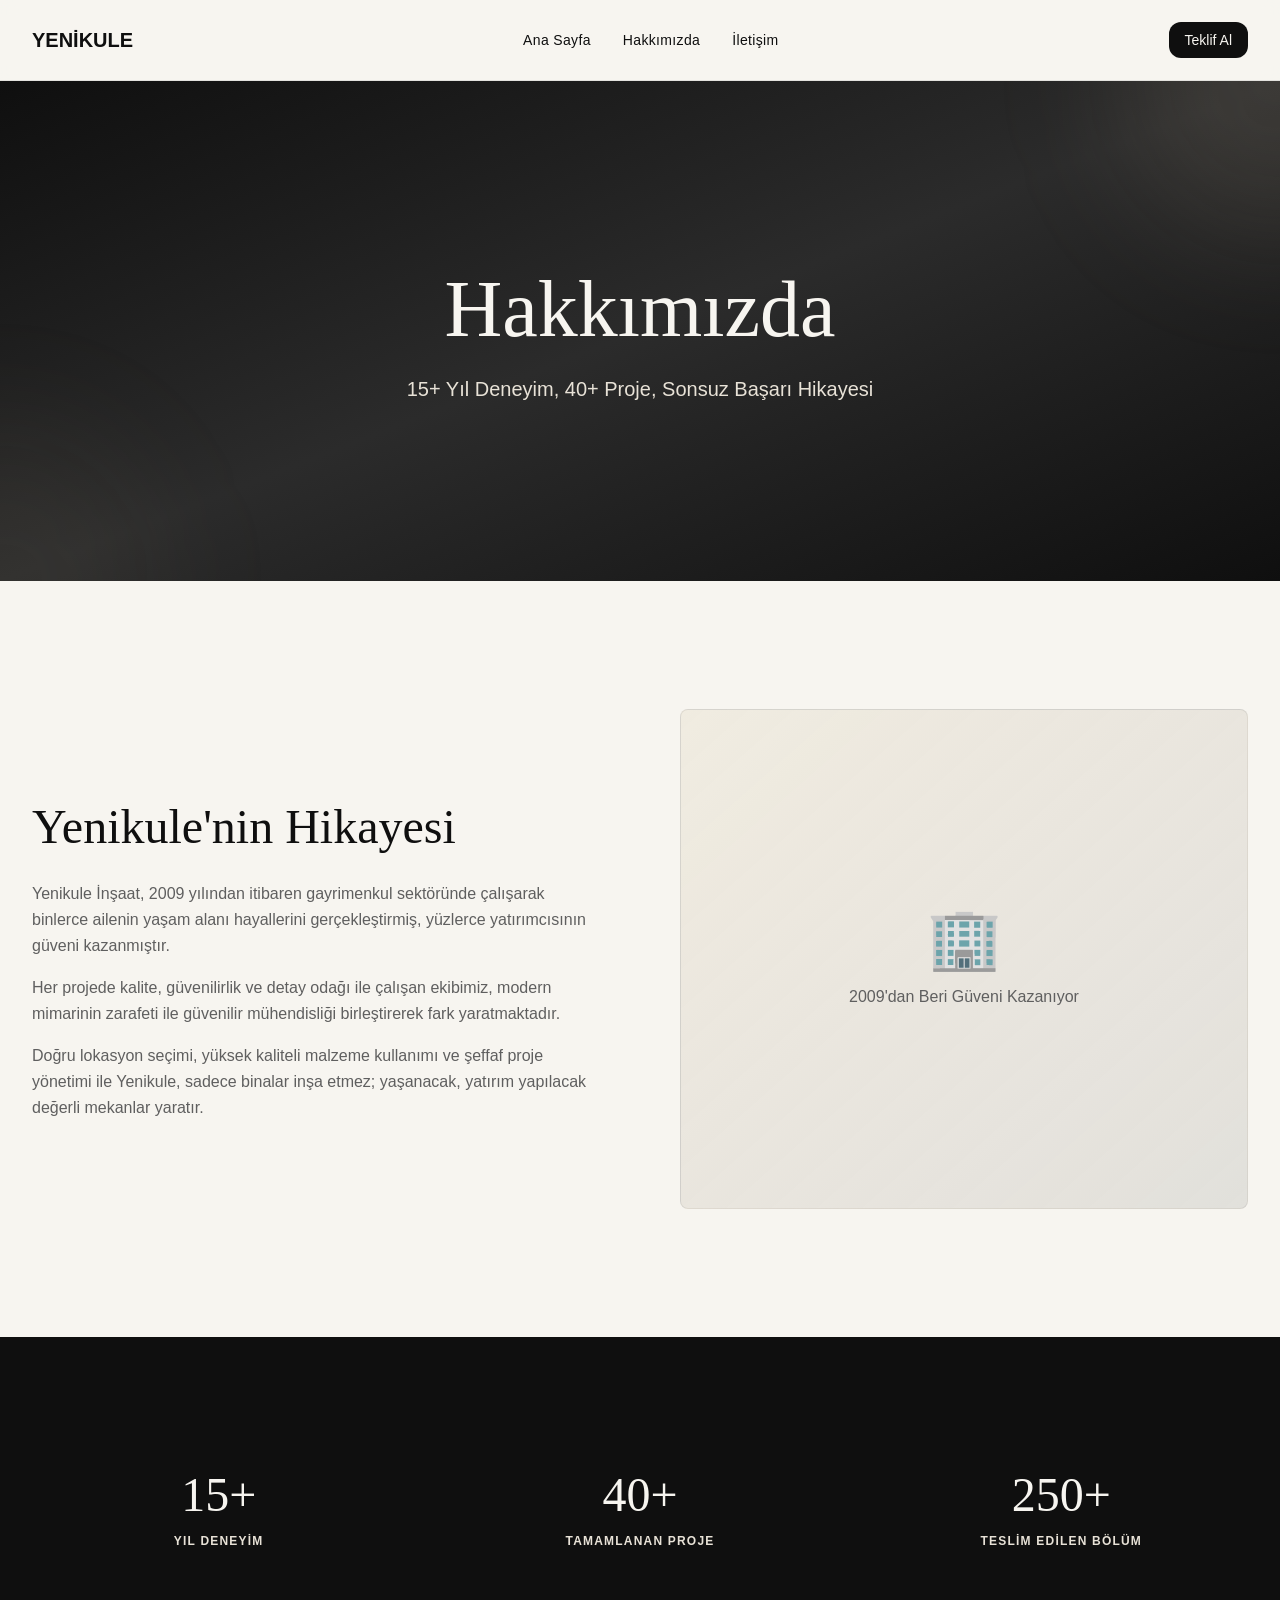
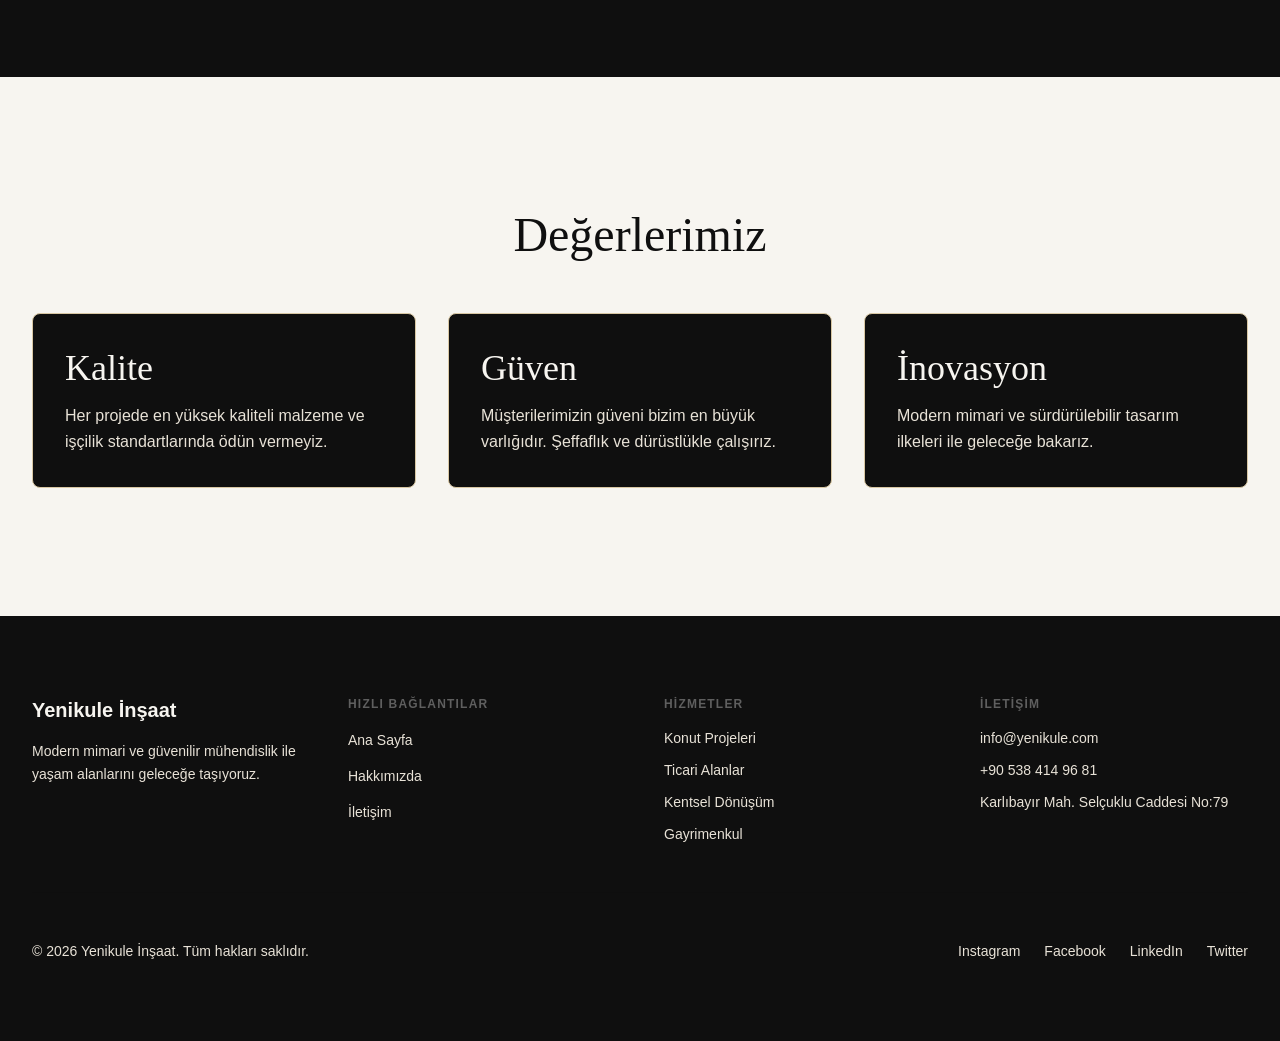
<file: about.html>
<!DOCTYPE html>
<html lang="tr">
<head>
  <meta charset="utf-8" />
  <meta name="viewport" content="width=device-width, initial-scale=1" />
  <title>Hakkımızda | Yenikule İnşaat</title>
  <meta name="description" content="Yenikule İnşaat hakkında, 15+ yıl deneyim ve 40+ tamamlanan proje." />
  <meta name="keywords" content="inşaat,gayrimenkul,İstanbul,modern mimari,konut projesi,ticari alan" />
  <meta name="robots" content="index, follow" />
  <meta property="og:title" content="Yenikule İnşaat | Modern Mimari ve Güvenilir Yaşam Alanları" />
  <meta property="og:description" content="Yenikule İnşaat; konut, ticari alan ve gayrimenkul projelerinde modern mimari, güvenilir mühendislik ve kaliteli yaşam alanları sunar." />
  <meta property="og:url" content="https://yenikule.com" />
  <meta property="og:locale" content="tr_TR" />
  <meta property="og:type" content="website" />
  <meta name="twitter:card" content="summary" />
  <meta name="twitter:title" content="Yenikule İnşaat | Modern Mimari ve Güvenilir Yaşam Alanları" />
  <meta name="twitter:description" content="Yenikule İnşaat; konut, ticari alan ve gayrimenkul projelerinde modern mimari, güvenilir mühendislik ve kaliteli yaşam alanları sunar." />
  <link rel="icon" href="/favicon.svg" type="image/svg+xml" />
  <link rel="icon" href="/favicon.ico" type="image/x-icon" />
  <link rel="stylesheet" href="/css/style.css" />
</head>
<body class="bg-cream text-dark-bg font-sans">
  
  <!-- Header -->
  <header class="sticky top-0 z-50 bg-cream/95 backdrop-blur supports-[backdrop-filter]:bg-cream/60 border-b border-border-light">
    <div class="max-w-7xl mx-auto px-4 sm:px-6 lg:px-8">
      <div class="flex items-center justify-between h-16 md:h-20">
        <a class="text-xl font-bold text-dark-bg hover:text-anthracite transition-colors" href="/">YENİKULE</a>
        <nav class="hidden md:flex items-center gap-8">
          <a class="text-sm tracking-wide text-dark-bg hover:text-beige-accent transition-colors duration-300 relative group" href="/">
            Ana Sayfa
            <span class="absolute bottom-0 left-0 w-0 h-0.5 bg-beige-accent group-hover:w-full transition-all duration-300"></span>
          </a>
          <a class="text-sm tracking-wide text-dark-bg hover:text-beige-accent transition-colors duration-300 relative group" href="/about.html">
            Hakkımızda
            <span class="absolute bottom-0 left-0 w-0 h-0.5 bg-beige-accent group-hover:w-full transition-all duration-300"></span>
          </a>
          <a class="text-sm tracking-wide text-dark-bg hover:text-beige-accent transition-colors duration-300 relative group" href="/contact.html">
            İletişim
            <span class="absolute bottom-0 left-0 w-0 h-0.5 bg-beige-accent group-hover:w-full transition-all duration-300"></span>
          </a>
        </nav>
        <div class="hidden md:flex">
          <a class="font-medium transition-all duration-300 inline-block text-center btn-primary px-4 py-2 text-sm" href="/contact.html">Teklif Al</a>
        </div>
        <button class="md:hidden p-2 text-dark-bg" aria-label="Menüyü aç" aria-expanded="false" aria-controls="mobile-nav">
          <svg xmlns="http://www.w3.org/2000/svg" width="24" height="24" viewBox="0 0 24 24" fill="none" stroke="currentColor" stroke-width="2" stroke-linecap="round" stroke-linejoin="round" class="lucide lucide-menu">
            <line x1="4" x2="20" y1="12" y2="12"></line>
            <line x1="4" x2="20" y1="6" y2="6"></line>
            <line x1="4" x2="20" y1="18" y2="18"></line>
          </svg>
        </button>
      </div>
    </div>
    
    <!-- Mobile Navigation Menu -->
    <div id="mobile-nav" class="md:hidden border-t border-border-light bg-cream" style="display: none;">
      <nav class="px-4 py-4 space-y-1">
        <a href="/" class="block text-dark-bg hover:text-beige-accent transition-colors py-4 text-base font-medium border-b border-border-light last:border-b-0 w-full">Ana Sayfa</a>
        <a href="/about.html" class="block text-dark-bg hover:text-beige-accent transition-colors py-4 text-base font-medium border-b border-border-light last:border-b-0 w-full">Hakkımızda</a>
        <a href="/contact.html" class="block text-dark-bg hover:text-beige-accent transition-colors py-4 text-base font-medium border-b border-border-light last:border-b-0 w-full">İletişim</a>
        <div class="pt-3">
          <a href="/contact.html" class="font-medium transition-all duration-300 inline-block text-center btn-primary px-6 py-3 text-base w-full">Teklif Al</a>
        </div>
      </nav>
    </div>
  </header>

  <main>
    <!-- Page Hero Banner -->
    <div class="relative min-h-56 md:min-h-96 md:h-[500px] overflow-hidden flex items-center justify-center bg-gradient-to-br from-dark-bg via-anthracite to-dark-bg">
      <div class="absolute inset-0 overflow-hidden">
        <div class="absolute -top-40 -right-40 w-80 h-80 bg-beige-accent/10 rounded-full blur-3xl"></div>
        <div class="absolute -bottom-40 -left-40 w-80 h-80 bg-beige-accent/5 rounded-full blur-3xl"></div>
      </div>
      <div class="relative z-10 text-center text-cream px-4 reveal-on-scroll reveal-up-short">
        <h1 class="heading-xl mb-4">Hakkımızda</h1>
        <p class="text-base md:text-xl text-stone-light">15+ Yıl Deneyim, 40+ Proje, Sonsuz Başarı Hikayesi</p>
      </div>
    </div>

    <!-- Story Section -->
    <section class="py-20 md:py-32 bg-cream overflow-hidden">
      <div class="container-section">
        <div class="grid grid-cols-1 md:grid-cols-2 gap-12 md:gap-20 items-center">
          <div class="reveal-on-scroll reveal-left">
            <h2 class="heading-lg mb-6">Yenikule'nin Hikayesi</h2>
            <div class="space-y-4 text-secondary-text leading-relaxed">
              <p>Yenikule İnşaat, 2009 yılından itibaren gayrimenkul sektöründe çalışarak binlerce ailenin yaşam alanı hayallerini gerçekleştirmiş, yüzlerce yatırımcısının güveni kazanmıştır.</p>
              <p>Her projede kalite, güvenilirlik ve detay odağı ile çalışan ekibimiz, modern mimarinin zarafeti ile güvenilir mühendisliği birleştirerek fark yaratmaktadır.</p>
              <p>Doğru lokasyon seçimi, yüksek kaliteli malzeme kullanımı ve şeffaf proje yönetimi ile Yenikule, sadece binalar inşa etmez; yaşanacak, yatırım yapılacak değerli mekanlar yaratır.</p>
            </div>
          </div>
          <div class="relative h-96 md:h-[500px] bg-gradient-to-br from-beige-accent/20 to-anthracite/10 rounded-lg flex items-center justify-center border border-border-light reveal-on-scroll reveal-right">
            <div class="text-center space-y-4">
              <div class="text-6xl">🏢</div>
              <p class="text-secondary-text font-medium">2009'dan Beri Güveni Kazanıyor</p>
            </div>
          </div>
        </div>
      </div>
    </section>

    <!-- Stats Section -->
    <section class="py-20 md:py-32 bg-dark-bg overflow-hidden">
      <div class="container-section">
        <div class="grid grid-cols-1 sm:grid-cols-3 gap-8 md:gap-12">
          
          <div class="text-center reveal-on-scroll reveal-up-short" style="transition-delay: 0s;">
            <p class="heading-lg text-cream mb-2">15+</p>
            <p class="text-label text-stone-light">Yıl Deneyim</p>
          </div>
          
          <div class="text-center reveal-on-scroll reveal-up-short" style="transition-delay: 0.15s;">
            <p class="heading-lg text-cream mb-2">40+</p>
            <p class="text-label text-stone-light">Tamamlanan Proje</p>
          </div>
          
          <div class="text-center reveal-on-scroll reveal-up-short" style="transition-delay: 0.3s;">
            <p class="heading-lg text-cream mb-2">250+</p>
            <p class="text-label text-stone-light">Teslim Edilen Bölüm</p>
          </div>
          
        </div>
      </div>
    </section>

    <!-- Values Section -->
    <section class="py-20 md:py-32 bg-cream overflow-hidden">
      <div class="container-section">
        <h2 class="heading-lg mb-12 text-center reveal-on-scroll reveal-up-short">Değerlerimiz</h2>
        <div class="grid grid-cols-1 md:grid-cols-3 gap-8">
          
          <div class="p-8 bg-dark-bg text-cream rounded-lg border border-beige-accent reveal-on-scroll reveal-up-short" style="transition-delay: 0s;">
            <h3 class="heading-md mb-3">Kalite</h3>
            <p class="text-stone-light leading-relaxed">Her projede en yüksek kaliteli malzeme ve işçilik standartlarında ödün vermeyiz.</p>
          </div>
          
          <div class="p-8 bg-dark-bg text-cream rounded-lg border border-beige-accent reveal-on-scroll reveal-up-short" style="transition-delay: 0.15s;">
            <h3 class="heading-md mb-3">Güven</h3>
            <p class="text-stone-light leading-relaxed">Müşterilerimizin güveni bizim en büyük varlığıdır. Şeffaflık ve dürüstlükle çalışırız.</p>
          </div>
          
          <div class="p-8 bg-dark-bg text-cream rounded-lg border border-beige-accent reveal-on-scroll reveal-up-short" style="transition-delay: 0.3s;">
            <h3 class="heading-md mb-3">İnovasyon</h3>
            <p class="text-stone-light leading-relaxed">Modern mimari ve sürdürülebilir tasarım ilkeleri ile geleceğe bakarız.</p>
          </div>
          
        </div>
      </div>
    </section>
  </main>

  <!-- Footer -->
  <footer class="bg-dark-bg text-cream">
    <div class="max-w-7xl mx-auto px-4 sm:px-6 lg:px-8 py-10 md:py-20">
      <div class="grid grid-cols-2 md:grid-cols-4 gap-6 md:gap-12 mb-8 md:mb-12">
        <div class="col-span-2 md:col-span-1 space-y-4">
          <h3 class="text-xl font-bold">Yenikule İnşaat</h3>
          <p class="text-stone-light text-sm leading-relaxed">Modern mimari ve güvenilir mühendislik ile yaşam alanlarını geleceğe taşıyoruz.</p>
        </div>
        <div>
          <h4 class="font-semibold mb-4 text-label">Hızlı Bağlantılar</h4>
          <ul class="space-y-3">
            <li><a class="text-stone-light hover:text-cream transition-colors text-sm" href="/">Ana Sayfa</a></li>
            <li><a class="text-stone-light hover:text-cream transition-colors text-sm" href="/about.html">Hakkımızda</a></li>
            <li><a class="text-stone-light hover:text-cream transition-colors text-sm" href="/contact.html">İletişim</a></li>
          </ul>
        </div>
        <div>
          <h4 class="font-semibold mb-4 text-label">Hizmetler</h4>
          <ul class="space-y-3 text-sm text-stone-light">
            <li><a href="/contact.html" class="hover:text-cream transition-colors">Konut Projeleri</a></li>
            <li><a href="/contact.html" class="hover:text-cream transition-colors">Ticari Alanlar</a></li>
            <li><a href="/contact.html" class="hover:text-cream transition-colors">Kentsel Dönüşüm</a></li>
            <li><a href="/contact.html" class="hover:text-cream transition-colors">Gayrimenkul</a></li>
          </ul>
        </div>
        <div>
          <h4 class="font-semibold mb-4 text-label">İletişim</h4>
          <ul class="space-y-3 text-sm text-stone-light">
            <li><a href="mailto:info@yenikule.com" class="hover:text-cream transition-colors">info@yenikule.com</a></li>
            <li><a href="tel:+90 538 414 96 81" class="hover:text-cream transition-colors">+90 538 414 96 81</a></li>
            <li class="text-stone-light">Karlıbayır Mah. Selçuklu Caddesi No:79</li>
          </ul>
        </div>
      </div>
      <div class="border-t border-border-light pt-6 md:pt-12 flex flex-col items-center md:flex-row md:justify-between gap-4">
        <p class="text-stone-light text-sm">© 2026 Yenikule İnşaat. Tüm hakları saklıdır.</p>
        <div class="flex items-center gap-6">
          <a href="#" class="text-stone-light hover:text-cream transition-colors text-sm" target="_blank" rel="noopener noreferrer">Instagram</a>
          <a href="#" class="text-stone-light hover:text-cream transition-colors text-sm" target="_blank" rel="noopener noreferrer">Facebook</a>
          <a href="#" class="text-stone-light hover:text-cream transition-colors text-sm" target="_blank" rel="noopener noreferrer">LinkedIn</a>
          <a href="#" class="text-stone-light hover:text-cream transition-colors text-sm" target="_blank" rel="noopener noreferrer">Twitter</a>
        </div>
      </div>
    </div>
  </footer>

  <script src="/js/main.js"></script>
</body>
</html>
</file>
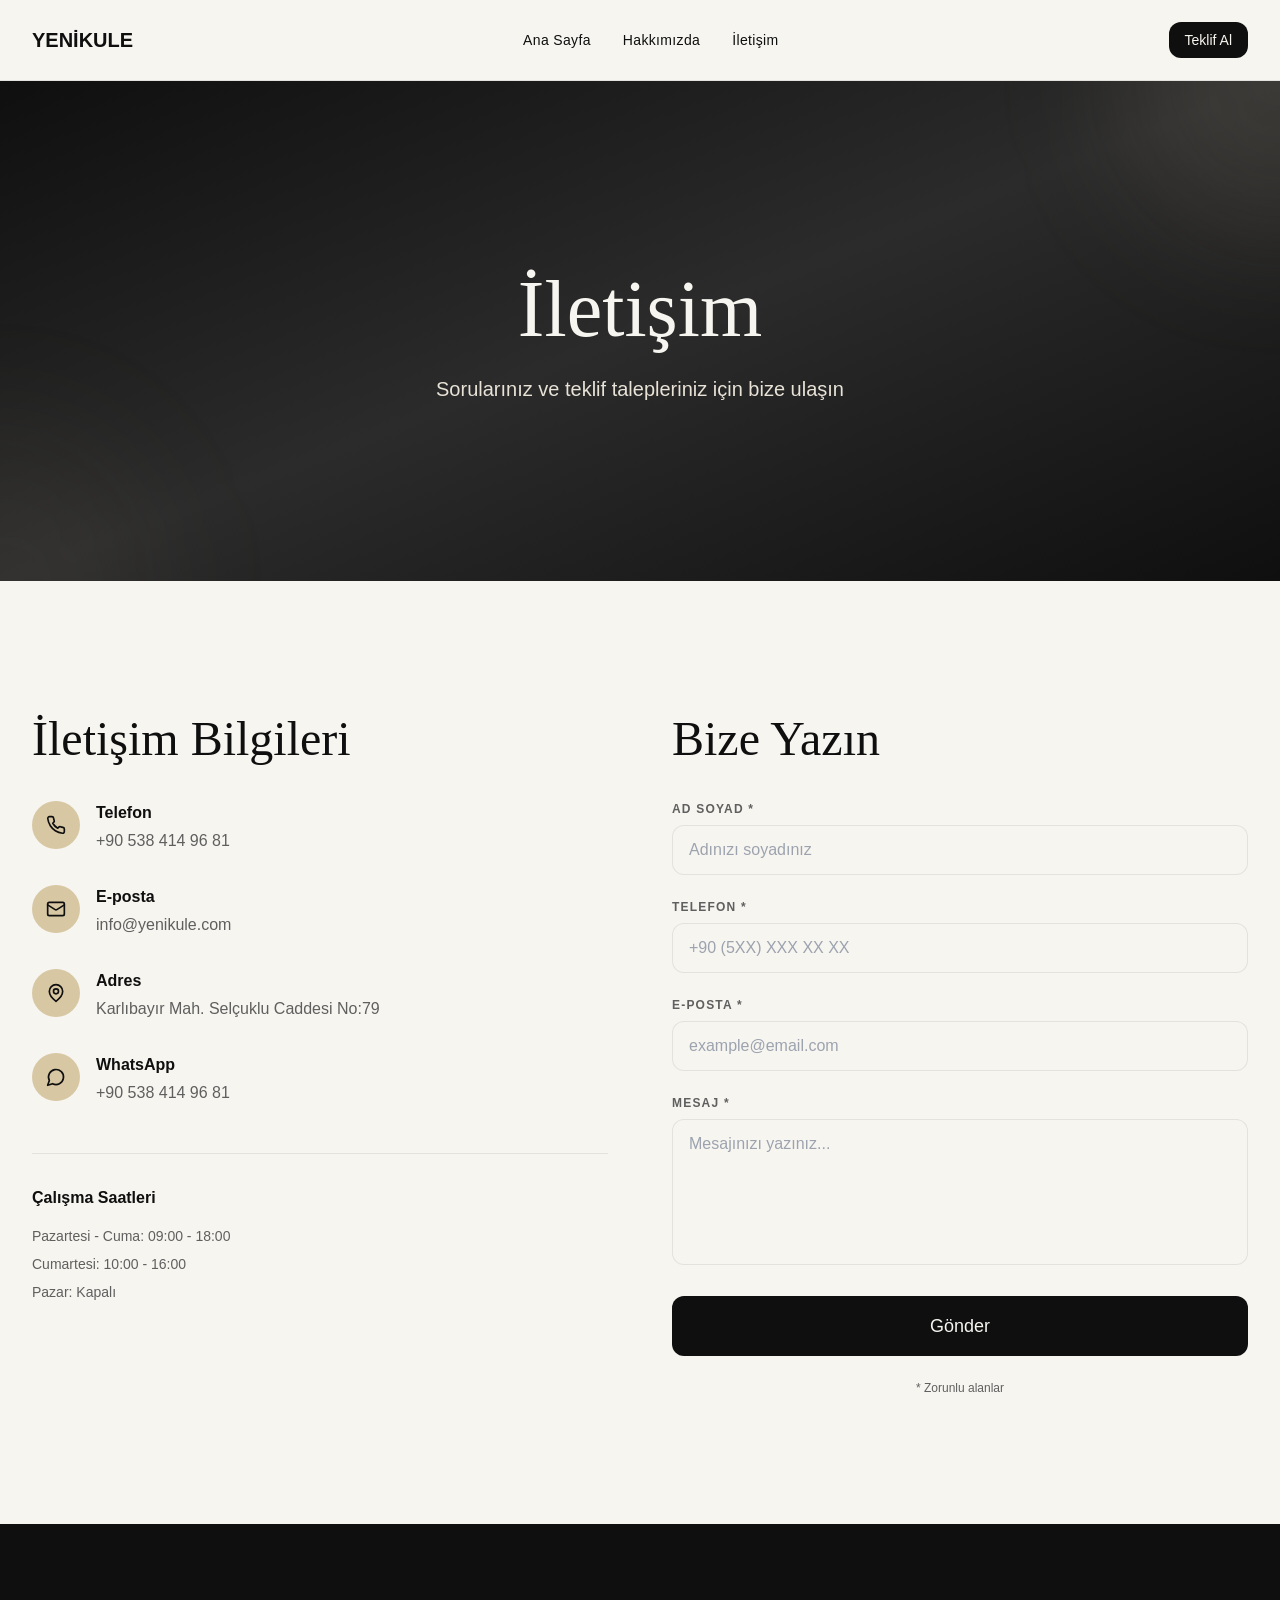
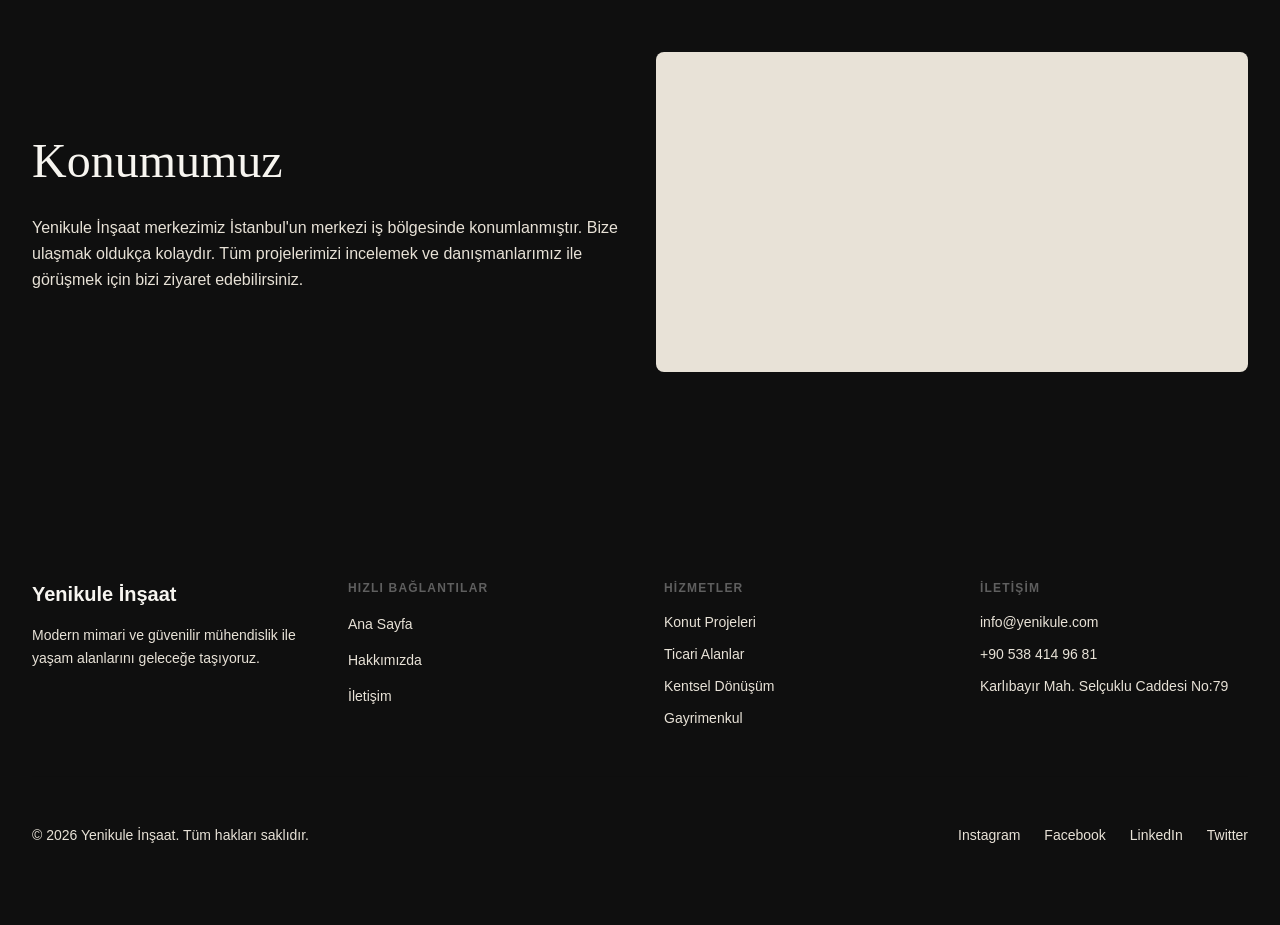
<file: contact.html>
<!DOCTYPE html>
<html lang="tr">
<head>
  <meta charset="utf-8" />
  <meta name="viewport" content="width=device-width, initial-scale=1" />
  <title>İletişim | Yenikule İnşaat</title>
  <meta name="description" content="Yenikule İnşaat ile iletişime geçin. Sorularınız ve teklif talepleriniz için bize ulaşın." />
  <meta name="keywords" content="inşaat,gayrimenkul,İstanbul,modern mimari,konut projesi,ticari alan" />
  <meta name="robots" content="index, follow" />
  <meta property="og:title" content="Yenikule İnşaat | Modern Mimari ve Güvenilir Yaşam Alanları" />
  <meta property="og:description" content="Yenikule İnşaat; konut, ticari alan ve gayrimenkul projelerinde modern mimari, güvenilir mühendislik ve kaliteli yaşam alanları sunar." />
  <meta property="og:url" content="https://yenikule.com" />
  <meta property="og:locale" content="tr_TR" />
  <meta property="og:type" content="website" />
  <meta name="twitter:card" content="summary" />
  <meta name="twitter:title" content="Yenikule İnşaat | Modern Mimari ve Güvenilir Yaşam Alanları" />
  <meta name="twitter:description" content="Yenikule İnşaat; konut, ticari alan ve gayrimenkul projelerinde modern mimari, güvenilir mühendislik ve kaliteli yaşam alanları sunar." />
  <link rel="icon" href="/favicon.svg" type="image/svg+xml" />
  <link rel="icon" href="/favicon.ico" type="image/x-icon" />
  <link rel="stylesheet" href="/css/style.css" />
</head>
<body class="bg-cream text-dark-bg font-sans">
  
  <!-- Header -->
  <header class="sticky top-0 z-50 bg-cream/95 backdrop-blur supports-[backdrop-filter]:bg-cream/60 border-b border-border-light">
    <div class="max-w-7xl mx-auto px-4 sm:px-6 lg:px-8">
      <div class="flex items-center justify-between h-16 md:h-20">
        <a class="text-xl font-bold text-dark-bg hover:text-anthracite transition-colors" href="/">YENİKULE</a>
        <nav class="hidden md:flex items-center gap-8">
          <a class="text-sm tracking-wide text-dark-bg hover:text-beige-accent transition-colors duration-300 relative group" href="/">
            Ana Sayfa
            <span class="absolute bottom-0 left-0 w-0 h-0.5 bg-beige-accent group-hover:w-full transition-all duration-300"></span>
          </a>
          <a class="text-sm tracking-wide text-dark-bg hover:text-beige-accent transition-colors duration-300 relative group" href="/about.html">
            Hakkımızda
            <span class="absolute bottom-0 left-0 w-0 h-0.5 bg-beige-accent group-hover:w-full transition-all duration-300"></span>
          </a>
          <a class="text-sm tracking-wide text-dark-bg hover:text-beige-accent transition-colors duration-300 relative group" href="/contact.html">
            İletişim
            <span class="absolute bottom-0 left-0 w-0 h-0.5 bg-beige-accent group-hover:w-full transition-all duration-300"></span>
          </a>
        </nav>
        <div class="hidden md:flex">
          <a class="font-medium transition-all duration-300 inline-block text-center btn-primary px-4 py-2 text-sm" href="/contact.html">Teklif Al</a>
        </div>
        <button class="md:hidden p-2 text-dark-bg" aria-label="Menüyü aç" aria-expanded="false" aria-controls="mobile-nav">
          <svg xmlns="http://www.w3.org/2000/svg" width="24" height="24" viewBox="0 0 24 24" fill="none" stroke="currentColor" stroke-width="2" stroke-linecap="round" stroke-linejoin="round" class="lucide lucide-menu">
            <line x1="4" x2="20" y1="12" y2="12"></line>
            <line x1="4" x2="20" y1="6" y2="6"></line>
            <line x1="4" x2="20" y1="18" y2="18"></line>
          </svg>
        </button>
      </div>
    </div>
    
    <!-- Mobile Navigation Menu -->
    <div id="mobile-nav" class="md:hidden border-t border-border-light bg-cream" style="display: none;">
      <nav class="px-4 py-4 space-y-1">
        <a href="/" class="block text-dark-bg hover:text-beige-accent transition-colors py-4 text-base font-medium border-b border-border-light last:border-b-0 w-full">Ana Sayfa</a>
        <a href="/about.html" class="block text-dark-bg hover:text-beige-accent transition-colors py-4 text-base font-medium border-b border-border-light last:border-b-0 w-full">Hakkımızda</a>
        <a href="/contact.html" class="block text-dark-bg hover:text-beige-accent transition-colors py-4 text-base font-medium border-b border-border-light last:border-b-0 w-full">İletişim</a>
        <div class="pt-3">
          <a href="/contact.html" class="font-medium transition-all duration-300 inline-block text-center btn-primary px-6 py-3 text-base w-full">Teklif Al</a>
        </div>
      </nav>
    </div>
  </header>

  <main>
    <!-- Page Hero Banner -->
    <div class="relative min-h-56 md:min-h-96 md:h-[500px] overflow-hidden flex items-center justify-center bg-gradient-to-br from-dark-bg via-anthracite to-dark-bg">
      <div class="absolute inset-0 overflow-hidden">
        <div class="absolute -top-40 -right-40 w-80 h-80 bg-beige-accent/10 rounded-full blur-3xl"></div>
        <div class="absolute -bottom-40 -left-40 w-80 h-80 bg-beige-accent/5 rounded-full blur-3xl"></div>
      </div>
      <div class="relative z-10 text-center text-cream px-4 reveal-on-scroll reveal-up-short">
        <h1 class="heading-xl mb-4">İletişim</h1>
        <p class="text-base md:text-xl text-stone-light">Sorularınız ve teklif talepleriniz için bize ulaşın</p>
      </div>
    </div>

    <!-- Contact Info & Form -->
    <section class="py-20 md:py-32 bg-cream overflow-hidden">
      <div class="container-section">
        <div class="grid grid-cols-1 md:grid-cols-2 gap-12 md:gap-16">
          
          <!-- Contact Details Block -->
          <div class="reveal-on-scroll reveal-left">
            <h2 class="heading-lg mb-8">İletişim Bilgileri</h2>
            <div class="space-y-8">
              
              <div class="flex gap-4">
                <div class="w-12 h-12 bg-beige-accent rounded-full flex items-center justify-center flex-shrink-0">
                  <svg xmlns="http://www.w3.org/2000/svg" width="20" height="20" viewBox="0 0 24 24" fill="none" stroke="currentColor" stroke-width="2" stroke-linecap="round" stroke-linejoin="round" class="lucide lucide-phone text-dark-bg">
                    <path d="M22 16.92v3a2 2 0 0 1-2.18 2 19.79 19.79 0 0 1-8.63-3.07 19.5 19.5 0 0 1-6-6 19.79 19.79 0 0 1-3.07-8.67A2 2 0 0 1 4.11 2h3a2 2 0 0 1 2 1.72 12.84 12.84 0 0 0 .7 2.81 2 2 0 0 1-.45 2.11L8.09 9.91a16 16 0 0 0 6 6l1.27-1.27a2 2 0 0 1 2.11-.45 12.84 12.84 0 0 0 2.81.7A2 2 0 0 1 22 16.92z"></path>
                  </svg>
                </div>
                <div>
                  <p class="font-semibold text-dark-bg mb-1">Telefon</p>
                  <a href="tel:+90 538 414 96 81" class="text-secondary-text hover:text-beige-accent transition-colors">+90 538 414 96 81</a>
                </div>
              </div>
              
              <div class="flex gap-4">
                <div class="w-12 h-12 bg-beige-accent rounded-full flex items-center justify-center flex-shrink-0">
                  <svg xmlns="http://www.w3.org/2000/svg" width="20" height="20" viewBox="0 0 24 24" fill="none" stroke="currentColor" stroke-width="2" stroke-linecap="round" stroke-linejoin="round" class="lucide lucide-mail text-dark-bg">
                    <rect width="20" height="16" x="2" y="4" rx="2"></rect>
                    <path d="m22 7-8.97 5.7a1.94 1.94 0 0 1-2.06 0L2 7"></path>
                  </svg>
                </div>
                <div>
                  <p class="font-semibold text-dark-bg mb-1">E-posta</p>
                  <a href="mailto:info@yenikule.com" class="text-secondary-text hover:text-beige-accent transition-colors">info@yenikule.com</a>
                </div>
              </div>
              
              <div class="flex gap-4">
                <div class="w-12 h-12 bg-beige-accent rounded-full flex items-center justify-center flex-shrink-0">
                  <svg xmlns="http://www.w3.org/2000/svg" width="20" height="20" viewBox="0 0 24 24" fill="none" stroke="currentColor" stroke-width="2" stroke-linecap="round" stroke-linejoin="round" class="lucide lucide-map-pin text-dark-bg">
                    <path d="M20 10c0 6-8 12-8 12s-8-6-8-12a8 8 0 0 1 16 0Z"></path>
                    <circle cx="12" cy="10" r="3"></circle>
                  </svg>
                </div>
                <div>
                  <p class="font-semibold text-dark-bg mb-1">Adres</p>
                  <p class="text-secondary-text">Karlıbayır Mah. Selçuklu Caddesi No:79</p>
                </div>
              </div>
              
              <div class="flex gap-4">
                <div class="w-12 h-12 bg-beige-accent rounded-full flex items-center justify-center flex-shrink-0">
                  <svg xmlns="http://www.w3.org/2000/svg" width="20" height="20" viewBox="0 0 24 24" fill="none" stroke="currentColor" stroke-width="2" stroke-linecap="round" stroke-linejoin="round" class="lucide lucide-message-circle text-dark-bg">
                    <path d="M7.9 20A9 9 0 1 0 4 16.1L2 22Z"></path>
                  </svg>
                </div>
                <div>
                  <p class="font-semibold text-dark-bg mb-1">WhatsApp</p>
                  <a href="https://wa.me/905384149681" target="_blank" rel="noopener noreferrer" class="text-secondary-text hover:text-beige-accent transition-colors">+90 538 414 96 81</a>
                </div>
              </div>
              
            </div>
            
            <!-- Working Hours -->
            <div class="mt-12 pt-8 border-t border-border-light">
              <h3 class="font-semibold text-dark-bg mb-4">Çalışma Saatleri</h3>
              <ul class="space-y-2 text-secondary-text text-sm">
                <li>Pazartesi - Cuma: 09:00 - 18:00</li>
                <li>Cumartesi: 10:00 - 16:00</li>
                <li>Pazar: Kapalı</li>
              </ul>
            </div>
          </div>
          
          <!-- Contact Form Block -->
          <div class="reveal-on-scroll reveal-right">
            <div>
              <h2 class="heading-lg mb-8">Bize Yazın</h2>
              <form class="space-y-6">
                <div>
                  <label for="name" class="block text-label mb-2">Ad Soyad *</label>
                  <input type="text" id="name" name="name" required class="w-full px-4 py-3 text-base border border-border-light bg-cream focus:outline-none focus:border-dark-bg transition-colors rounded-xl" placeholder="Adınızı soyadınız" />
                </div>
                <div>
                  <label for="phone" class="block text-label mb-2">Telefon *</label>
                  <input type="tel" id="phone" name="phone" required class="w-full px-4 py-3 text-base border border-border-light bg-cream focus:outline-none focus:border-dark-bg transition-colors rounded-xl" placeholder="+90 (5XX) XXX XX XX" />
                </div>
                <div>
                  <label for="email" class="block text-label mb-2">E-posta *</label>
                  <input type="email" id="email" name="email" required class="w-full px-4 py-3 text-base border border-border-light bg-cream focus:outline-none focus:border-dark-bg transition-colors rounded-xl" placeholder="example@email.com" />
                </div>
                <div>
                  <label for="message" class="block text-label mb-2">Mesaj *</label>
                  <textarea id="message" name="message" required rows="5" class="w-full px-4 py-3 text-base border border-border-light bg-cream focus:outline-none focus:border-dark-bg transition-colors resize-none rounded-xl" placeholder="Mesajınızı yazınız..."></textarea>
                </div>
                <button class="font-medium transition-all duration-300 inline-block text-center btn-primary px-8 py-4 text-lg w-full" type="submit">Gönder</button>
                <p class="text-xs text-secondary-text text-center">* Zorunlu alanlar</p>
              </form>
            </div>
          </div>
          
        </div>
      </div>
    </section>

    <!-- Map Section (Dark BG) -->
    <section class="py-20 md:py-32 bg-dark-bg overflow-hidden">
      <div class="container-section">
        <div class="grid grid-cols-1 md:grid-cols-2 gap-8 items-center">
          <div class="reveal-on-scroll reveal-left">
            <h2 class="heading-lg text-cream mb-6">Konumumuz</h2>
            <p class="text-stone-light leading-relaxed">
              Yenikule İnşaat merkezimiz İstanbul'un merkezi iş bölgesinde konumlanmıştır. Bize ulaşmak oldukça kolaydır. Tüm projelerimizi incelemek ve danışmanlarımız ile görüşmek için bizi ziyaret edebilirsiniz.
            </p>
          </div>
          <div class="reveal-on-scroll reveal-right h-80 bg-stone-light rounded-lg overflow-hidden">
            <iframe class="w-full h-full border-0" src="https://www.google.com/maps/embed?pb=!1m18!1m12!1m3!1d3004.8879555198083!2d28.72944747656681!3d41.13783701149488!2m3!1f0!2f0!3f0!3m2!1i1024!2i768!4f13.1!3m3!1m2!1s0x14caa74f45ab0001%3A0x6bd70dbef450700d!2sKarl%C4%B1bay%C4%B1r%2C%20Sel%C3%A7uklu%20Cd.%20No%3A79%2C%2034275%20Arnavutk%C3%B6y%2F%C4%B0stanbul!5e0!3m2!1str!2str!4v1718873400000!5m2!1str!2str" allowfullscreen="" loading="lazy" referrerpolicy="no-referrer-when-downgrade"></iframe>
          </div>
        </div>
      </div>
    </section>
  </main>

  <!-- Footer -->
  <footer class="bg-dark-bg text-cream">
    <div class="max-w-7xl mx-auto px-4 sm:px-6 lg:px-8 py-10 md:py-20">
      <div class="grid grid-cols-2 md:grid-cols-4 gap-6 md:gap-12 mb-8 md:mb-12">
        <div class="col-span-2 md:col-span-1 space-y-4">
          <h3 class="text-xl font-bold">Yenikule İnşaat</h3>
          <p class="text-stone-light text-sm leading-relaxed">Modern mimari ve güvenilir mühendislik ile yaşam alanlarını geleceğe taşıyoruz.</p>
        </div>
        <div>
          <h4 class="font-semibold mb-4 text-label">Hızlı Bağlantılar</h4>
          <ul class="space-y-3">
            <li><a class="text-stone-light hover:text-cream transition-colors text-sm" href="/">Ana Sayfa</a></li>
            <li><a class="text-stone-light hover:text-cream transition-colors text-sm" href="/about.html">Hakkımızda</a></li>
            <li><a class="text-stone-light hover:text-cream transition-colors text-sm" href="/contact.html">İletişim</a></li>
          </ul>
        </div>
        <div>
          <h4 class="font-semibold mb-4 text-label">Hizmetler</h4>
          <ul class="space-y-3 text-sm text-stone-light">
            <li><a href="/contact.html" class="hover:text-cream transition-colors">Konut Projeleri</a></li>
            <li><a href="/contact.html" class="hover:text-cream transition-colors">Ticari Alanlar</a></li>
            <li><a href="/contact.html" class="hover:text-cream transition-colors">Kentsel Dönüşüm</a></li>
            <li><a href="/contact.html" class="hover:text-cream transition-colors">Gayrimenkul</a></li>
          </ul>
        </div>
        <div>
          <h4 class="font-semibold mb-4 text-label">İletişim</h4>
          <ul class="space-y-3 text-sm text-stone-light">
            <li><a href="mailto:info@yenikule.com" class="hover:text-cream transition-colors">info@yenikule.com</a></li>
            <li><a href="tel:+90 538 414 96 81" class="hover:text-cream transition-colors">+90 538 414 96 81</a></li>
            <li class="text-stone-light">Karlıbayır Mah. Selçuklu Caddesi No:79</li>
          </ul>
        </div>
      </div>
      <div class="border-t border-border-light pt-6 md:pt-12 flex flex-col items-center md:flex-row md:justify-between gap-4">
        <p class="text-stone-light text-sm">© 2026 Yenikule İnşaat. Tüm hakları saklıdır.</p>
        <div class="flex items-center gap-6">
          <a href="#" class="text-stone-light hover:text-cream transition-colors text-sm" target="_blank" rel="noopener noreferrer">Instagram</a>
          <a href="#" class="text-stone-light hover:text-cream transition-colors text-sm" target="_blank" rel="noopener noreferrer">Facebook</a>
          <a href="#" class="text-stone-light hover:text-cream transition-colors text-sm" target="_blank" rel="noopener noreferrer">LinkedIn</a>
          <a href="#" class="text-stone-light hover:text-cream transition-colors text-sm" target="_blank" rel="noopener noreferrer">Twitter</a>
        </div>
      </div>
    </div>
  </footer>

  <script src="/js/main.js"></script>
</body>
</html>
</file>
<file: css/style.css>
*,:after,:before{--tw-border-spacing-x:0;--tw-border-spacing-y:0;--tw-translate-x:0;--tw-translate-y:0;--tw-rotate:0;--tw-skew-x:0;--tw-skew-y:0;--tw-scale-x:1;--tw-scale-y:1;--tw-pan-x: ;--tw-pan-y: ;--tw-pinch-zoom: ;--tw-scroll-snap-strictness:proximity;--tw-gradient-from-position: ;--tw-gradient-via-position: ;--tw-gradient-to-position: ;--tw-ordinal: ;--tw-slashed-zero: ;--tw-numeric-figure: ;--tw-numeric-spacing: ;--tw-numeric-fraction: ;--tw-ring-inset: ;--tw-ring-offset-width:0px;--tw-ring-offset-color:#fff;--tw-ring-color:rgb(59 130 246/0.5);--tw-ring-offset-shadow:0 0 #0000;--tw-ring-shadow:0 0 #0000;--tw-shadow:0 0 #0000;--tw-shadow-colored:0 0 #0000;--tw-blur: ;--tw-brightness: ;--tw-contrast: ;--tw-grayscale: ;--tw-hue-rotate: ;--tw-invert: ;--tw-saturate: ;--tw-sepia: ;--tw-drop-shadow: ;--tw-backdrop-blur: ;--tw-backdrop-brightness: ;--tw-backdrop-contrast: ;--tw-backdrop-grayscale: ;--tw-backdrop-hue-rotate: ;--tw-backdrop-invert: ;--tw-backdrop-opacity: ;--tw-backdrop-saturate: ;--tw-backdrop-sepia: ;--tw-contain-size: ;--tw-contain-layout: ;--tw-contain-paint: ;--tw-contain-style: }::backdrop{--tw-border-spacing-x:0;--tw-border-spacing-y:0;--tw-translate-x:0;--tw-translate-y:0;--tw-rotate:0;--tw-skew-x:0;--tw-skew-y:0;--tw-scale-x:1;--tw-scale-y:1;--tw-pan-x: ;--tw-pan-y: ;--tw-pinch-zoom: ;--tw-scroll-snap-strictness:proximity;--tw-gradient-from-position: ;--tw-gradient-via-position: ;--tw-gradient-to-position: ;--tw-ordinal: ;--tw-slashed-zero: ;--tw-numeric-figure: ;--tw-numeric-spacing: ;--tw-numeric-fraction: ;--tw-ring-inset: ;--tw-ring-offset-width:0px;--tw-ring-offset-color:#fff;--tw-ring-color:rgb(59 130 246/0.5);--tw-ring-offset-shadow:0 0 #0000;--tw-ring-shadow:0 0 #0000;--tw-shadow:0 0 #0000;--tw-shadow-colored:0 0 #0000;--tw-blur: ;--tw-brightness: ;--tw-contrast: ;--tw-grayscale: ;--tw-hue-rotate: ;--tw-invert: ;--tw-saturate: ;--tw-sepia: ;--tw-drop-shadow: ;--tw-backdrop-blur: ;--tw-backdrop-brightness: ;--tw-backdrop-contrast: ;--tw-backdrop-grayscale: ;--tw-backdrop-hue-rotate: ;--tw-backdrop-invert: ;--tw-backdrop-opacity: ;--tw-backdrop-saturate: ;--tw-backdrop-sepia: ;--tw-contain-size: ;--tw-contain-layout: ;--tw-contain-paint: ;--tw-contain-style: }/*
! tailwindcss v3.4.19 | MIT License | https://tailwindcss.com
*/*,:after,:before{box-sizing:border-box;border:0 solid #e5e7eb}:after,:before{--tw-content:""}:host,html{line-height:1.5;-webkit-text-size-adjust:100%;-moz-tab-size:4;-o-tab-size:4;tab-size:4;font-family:var(--font-sans),system-ui,sans-serif;font-feature-settings:normal;font-variation-settings:normal;-webkit-tap-highlight-color:transparent}body{margin:0;line-height:inherit}hr{height:0;color:inherit;border-top-width:1px}abbr:where([title]){-webkit-text-decoration:underline dotted;text-decoration:underline dotted}h1,h2,h3,h4,h5,h6{font-size:inherit;font-weight:inherit}a{color:inherit;text-decoration:inherit}b,strong{font-weight:bolder}code,kbd,pre,samp{font-family:ui-monospace,SFMono-Regular,Menlo,Monaco,Consolas,Liberation Mono,Courier New,monospace;font-feature-settings:normal;font-variation-settings:normal;font-size:1em}small{font-size:80%}sub,sup{font-size:75%;line-height:0;position:relative;vertical-align:baseline}sub{bottom:-.25em}sup{top:-.5em}table{text-indent:0;border-color:inherit;border-collapse:collapse}button,input,optgroup,select,textarea{font-family:inherit;font-feature-settings:inherit;font-variation-settings:inherit;font-size:100%;font-weight:inherit;line-height:inherit;letter-spacing:inherit;color:inherit;margin:0;padding:0}button,select{text-transform:none}button,input:where([type=button]),input:where([type=reset]),input:where([type=submit]){-webkit-appearance:button;background-color:transparent;background-image:none}:-moz-focusring{outline:auto}:-moz-ui-invalid{box-shadow:none}progress{vertical-align:baseline}::-webkit-inner-spin-button,::-webkit-outer-spin-button{height:auto}[type=search]{-webkit-appearance:textfield;outline-offset:-2px}::-webkit-search-decoration{-webkit-appearance:none}::-webkit-file-upload-button{-webkit-appearance:button;font:inherit}summary{display:list-item}blockquote,dd,dl,figure,h1,h2,h3,h4,h5,h6,hr,p,pre{margin:0}fieldset{margin:0}fieldset,legend{padding:0}menu,ol,ul{list-style:none;margin:0;padding:0}dialog{padding:0}textarea{resize:vertical}input::-moz-placeholder,textarea::-moz-placeholder{opacity:1;color:#9ca3af}input::placeholder,textarea::placeholder{opacity:1;color:#9ca3af}[role=button],button{cursor:pointer}:disabled{cursor:default}audio,canvas,embed,iframe,img,object,svg,video{display:block;vertical-align:middle}img,video{max-width:100%;height:auto}[hidden]:where(:not([hidden=until-found])){display:none}.container-section{margin-left:auto;margin-right:auto;width:100%;max-width:80rem;padding-left:1rem;padding-right:1rem}@media (min-width:640px){.container-section{padding-left:1.5rem;padding-right:1.5rem}}@media (min-width:1024px){.container-section{padding-left:2rem;padding-right:2rem}}.btn-primary{border-radius:.75rem;--tw-bg-opacity:1;background-color:rgb(15 15 15/var(--tw-bg-opacity,1));padding:.75rem 1.5rem;font-weight:500;--tw-text-opacity:1;color:rgb(247 245 240/var(--tw-text-opacity,1));transition-property:all;transition-timing-function:cubic-bezier(.4,0,.2,1);transition-duration:.3s}.btn-primary:hover{--tw-bg-opacity:1;background-color:rgb(43 43 43/var(--tw-bg-opacity,1))}.btn-secondary{border-radius:.75rem;border-width:1px;--tw-border-opacity:1;border-color:rgb(15 15 15/var(--tw-border-opacity,1));background-color:transparent;padding:.75rem 1.5rem;font-weight:500;--tw-text-opacity:1;color:rgb(15 15 15/var(--tw-text-opacity,1));transition-property:all;transition-timing-function:cubic-bezier(.4,0,.2,1);transition-duration:.3s}.btn-secondary:hover{--tw-bg-opacity:1;background-color:rgb(15 15 15/var(--tw-bg-opacity,1));--tw-text-opacity:1;color:rgb(247 245 240/var(--tw-text-opacity,1))}.btn-outline{border-radius:.75rem;border-width:1px;--tw-border-opacity:1;border-color:rgb(216 199 163/var(--tw-border-opacity,1));background-color:transparent;padding:.75rem 1.5rem;font-weight:500;--tw-text-opacity:1;color:rgb(15 15 15/var(--tw-text-opacity,1));transition-property:all;transition-timing-function:cubic-bezier(.4,0,.2,1);transition-duration:.3s}.btn-outline:hover{--tw-bg-opacity:1;background-color:rgb(216 199 163/var(--tw-bg-opacity,1))}.heading-xl{font-size:clamp(2.5rem,8vw,5rem)}.heading-lg,.heading-xl{font-family:var(--font-serif),system-ui,serif;font-weight:400;line-height:1.25}.heading-lg{font-size:clamp(1.875rem,5vw,3rem)}.heading-md{font-family:var(--font-serif),system-ui,serif;font-size:clamp(1.5rem,4vw,2.25rem);font-weight:400;line-height:1.25}.text-label{font-size:.75rem;line-height:1rem;font-weight:600;text-transform:uppercase;letter-spacing:.1em;--tw-text-opacity:1;color:rgb(95 95 95/var(--tw-text-opacity,1))}.pointer-events-none{pointer-events:none}.absolute{position:absolute}.relative{position:relative}.sticky{position:sticky}.inset-0{inset:0}.-bottom-40{bottom:-10rem}.-left-40{left:-10rem}.-right-40{right:-10rem}.-top-40{top:-10rem}.bottom-0{bottom:0}.bottom-8{bottom:2rem}.left-0{left:0}.left-1\/2{left:50%}.right-0{right:0}.right-4{right:1rem}.top-0{top:0}.top-1\/4{top:25%}.top-4{top:1rem}.z-10{z-index:10}.z-20{z-index:20}.z-50{z-index:50}.col-span-2{grid-column:span 2/span 2}.mx-auto{margin-left:auto;margin-right:auto}.mb-1{margin-bottom:.25rem}.mb-12{margin-bottom:3rem}.mb-2{margin-bottom:.5rem}.mb-3{margin-bottom:.75rem}.mb-4{margin-bottom:1rem}.mb-6{margin-bottom:1.5rem}.mb-8{margin-bottom:2rem}.mt-12{margin-top:3rem}.mt-3{margin-top:.75rem}.mt-6{margin-top:1.5rem}.mt-8{margin-top:2rem}.line-clamp-1{-webkit-line-clamp:1}.line-clamp-1,.line-clamp-2{overflow:hidden;display:-webkit-box;-webkit-box-orient:vertical}.line-clamp-2{-webkit-line-clamp:2}.block{display:block}.inline-block{display:inline-block}.flex{display:flex}.grid{display:grid}.hidden{display:none}.h-0\.5{height:.125rem}.h-1{height:.25rem}.h-1\.5{height:.375rem}.h-10{height:2.5rem}.h-12{height:3rem}.h-16{height:4rem}.h-20{height:5rem}.h-64{height:16rem}.h-8{height:2rem}.h-80{height:20rem}.h-96{height:24rem}.h-screen{height:100vh}.min-h-56{min-height:14rem}.w-0{width:0}.w-0\.5{width:.125rem}.w-1{width:.25rem}.w-10{width:2.5rem}.w-12{width:3rem}.w-16{width:4rem}.w-20{width:5rem}.w-5{width:1.25rem}.w-80{width:20rem}.w-full{width:100%}.w-px{width:1px}.max-w-2xl{max-width:42rem}.max-w-4xl{max-width:56rem}.max-w-7xl{max-width:80rem}.max-w-lg{max-width:32rem}.max-w-sm{max-width:24rem}.flex-shrink-0{flex-shrink:0}.-translate-x-1\/2{--tw-translate-x:-50%}.-translate-x-1\/2,.translate-y-full{transform:translate(var(--tw-translate-x),var(--tw-translate-y)) rotate(var(--tw-rotate)) skewX(var(--tw-skew-x)) skewY(var(--tw-skew-y)) scaleX(var(--tw-scale-x)) scaleY(var(--tw-scale-y))}.translate-y-full{--tw-translate-y:100%}.cursor-default{cursor:default}.resize-none{resize:none}.grid-cols-1{grid-template-columns:repeat(1,minmax(0,1fr))}.grid-cols-2{grid-template-columns:repeat(2,minmax(0,1fr))}.grid-cols-3{grid-template-columns:repeat(3,minmax(0,1fr))}.grid-cols-4{grid-template-columns:repeat(4,minmax(0,1fr))}.flex-col{flex-direction:column}.items-start{align-items:flex-start}.items-end{align-items:flex-end}.items-center{align-items:center}.justify-start{justify-content:flex-start}.justify-center{justify-content:center}.justify-between{justify-content:space-between}.gap-10{gap:2.5rem}.gap-12{gap:3rem}.gap-2{gap:.5rem}.gap-3{gap:.75rem}.gap-4{gap:1rem}.gap-6{gap:1.5rem}.gap-8{gap:2rem}.space-y-1>:not([hidden])~:not([hidden]){--tw-space-y-reverse:0;margin-top:calc(.25rem * calc(1 - var(--tw-space-y-reverse)));margin-bottom:calc(.25rem * var(--tw-space-y-reverse))}.space-y-2>:not([hidden])~:not([hidden]){--tw-space-y-reverse:0;margin-top:calc(.5rem * calc(1 - var(--tw-space-y-reverse)));margin-bottom:calc(.5rem * var(--tw-space-y-reverse))}.space-y-3>:not([hidden])~:not([hidden]){--tw-space-y-reverse:0;margin-top:calc(.75rem * calc(1 - var(--tw-space-y-reverse)));margin-bottom:calc(.75rem * var(--tw-space-y-reverse))}.space-y-4>:not([hidden])~:not([hidden]){--tw-space-y-reverse:0;margin-top:calc(1rem * calc(1 - var(--tw-space-y-reverse)));margin-bottom:calc(1rem * var(--tw-space-y-reverse))}.space-y-6>:not([hidden])~:not([hidden]){--tw-space-y-reverse:0;margin-top:calc(1.5rem * calc(1 - var(--tw-space-y-reverse)));margin-bottom:calc(1.5rem * var(--tw-space-y-reverse))}.space-y-8>:not([hidden])~:not([hidden]){--tw-space-y-reverse:0;margin-top:calc(2rem * calc(1 - var(--tw-space-y-reverse)));margin-bottom:calc(2rem * var(--tw-space-y-reverse))}.overflow-hidden{overflow:hidden}.rounded-2xl{border-radius:1rem}.rounded-full{border-radius:9999px}.rounded-lg{border-radius:.5rem}.rounded-xl{border-radius:.75rem}.border{border-width:1px}.border-y{border-top-width:1px}.border-b,.border-y{border-bottom-width:1px}.border-t{border-top-width:1px}.border-\[\#C9A96E\]\/60{border-color:rgb(201 169 110/.6)}.border-beige-accent{--tw-border-opacity:1;border-color:rgb(216 199 163/var(--tw-border-opacity,1))}.border-border-light{border-color:rgba(0,0,0,.08)}.border-white\/25{border-color:rgb(255 255 255/.25)}.bg-\[\#07090d\]{--tw-bg-opacity:1;background-color:rgb(7 9 13/var(--tw-bg-opacity,1))}.bg-\[\#C9A96E\]{--tw-bg-opacity:1;background-color:rgb(201 169 110/var(--tw-bg-opacity,1))}.bg-amber-100{--tw-bg-opacity:1;background-color:rgb(254 243 199/var(--tw-bg-opacity,1))}.bg-beige-accent{--tw-bg-opacity:1;background-color:rgb(216 199 163/var(--tw-bg-opacity,1))}.bg-beige-accent\/10{background-color:rgb(216 199 163/.1)}.bg-beige-accent\/5{background-color:rgb(216 199 163/.05)}.bg-blue-100{--tw-bg-opacity:1;background-color:rgb(219 234 254/var(--tw-bg-opacity,1))}.bg-cream{--tw-bg-opacity:1;background-color:rgb(247 245 240/var(--tw-bg-opacity,1))}.bg-cream\/95{background-color:rgb(247 245 240/.95)}.bg-dark-bg{--tw-bg-opacity:1;background-color:rgb(15 15 15/var(--tw-bg-opacity,1))}.bg-green-100{--tw-bg-opacity:1;background-color:rgb(220 252 231/var(--tw-bg-opacity,1))}.bg-stone-light{--tw-bg-opacity:1;background-color:rgb(232 226 215/var(--tw-bg-opacity,1))}.bg-white{--tw-bg-opacity:1;background-color:rgb(255 255 255/var(--tw-bg-opacity,1))}.bg-white\/20{background-color:rgb(255 255 255/.2)}.bg-white\/40{background-color:rgb(255 255 255/.4)}.bg-gradient-to-b{background-image:linear-gradient(to bottom,var(--tw-gradient-stops))}.bg-gradient-to-br{background-image:linear-gradient(to bottom right,var(--tw-gradient-stops))}.bg-gradient-to-r{background-image:linear-gradient(to right,var(--tw-gradient-stops))}.from-\[\#07090d\]\/80{--tw-gradient-from:rgb(7 9 13/0.8) var(--tw-gradient-from-position);--tw-gradient-to:rgb(7 9 13/0) var(--tw-gradient-to-position);--tw-gradient-stops:var(--tw-gradient-from),var(--tw-gradient-to)}.from-beige-accent{--tw-gradient-from:#D8C7A3 var(--tw-gradient-from-position);--tw-gradient-to:rgb(216 199 163/0) var(--tw-gradient-to-position);--tw-gradient-stops:var(--tw-gradient-from),var(--tw-gradient-to)}.from-beige-accent\/10{--tw-gradient-from:rgb(216 199 163/0.1) var(--tw-gradient-from-position);--tw-gradient-to:rgb(216 199 163/0) var(--tw-gradient-to-position);--tw-gradient-stops:var(--tw-gradient-from),var(--tw-gradient-to)}.from-beige-accent\/20{--tw-gradient-from:rgb(216 199 163/0.2) var(--tw-gradient-from-position);--tw-gradient-to:rgb(216 199 163/0) var(--tw-gradient-to-position);--tw-gradient-stops:var(--tw-gradient-from),var(--tw-gradient-to)}.from-dark-bg{--tw-gradient-from:#0F0F0F var(--tw-gradient-from-position);--tw-gradient-to:rgb(15 15 15/0) var(--tw-gradient-to-position);--tw-gradient-stops:var(--tw-gradient-from),var(--tw-gradient-to)}.via-\[\#07090d\]\/40{--tw-gradient-to:rgb(7 9 13/0) var(--tw-gradient-to-position);--tw-gradient-stops:var(--tw-gradient-from),rgb(7 9 13/0.4) var(--tw-gradient-via-position),var(--tw-gradient-to)}.via-anthracite{--tw-gradient-to:rgb(43 43 43/0) var(--tw-gradient-to-position);--tw-gradient-stops:var(--tw-gradient-from),#2B2B2B var(--tw-gradient-via-position),var(--tw-gradient-to)}.via-beige-accent{--tw-gradient-to:rgb(216 199 163/0) var(--tw-gradient-to-position);--tw-gradient-stops:var(--tw-gradient-from),#D8C7A3 var(--tw-gradient-via-position),var(--tw-gradient-to)}.to-\[\#07090d\]\/70{--tw-gradient-to:rgb(7 9 13/0.7) var(--tw-gradient-to-position)}.to-anthracite\/10{--tw-gradient-to:rgb(43 43 43/0.1) var(--tw-gradient-to-position)}.to-dark-bg{--tw-gradient-to:#0F0F0F var(--tw-gradient-to-position)}.to-transparent{--tw-gradient-to:transparent var(--tw-gradient-to-position)}.object-contain{-o-object-fit:contain;object-fit:contain}.object-center{-o-object-position:center;object-position:center}.p-2{padding:.5rem}.p-6{padding:1.5rem}.p-8{padding:2rem}.px-3{padding-left:.75rem;padding-right:.75rem}.px-4{padding-left:1rem;padding-right:1rem}.px-6{padding-left:1.5rem;padding-right:1.5rem}.px-8{padding-left:2rem;padding-right:2rem}.px-9{padding-left:2.25rem;padding-right:2.25rem}.py-1{padding-top:.25rem;padding-bottom:.25rem}.py-10{padding-top:2.5rem;padding-bottom:2.5rem}.py-14{padding-top:3.5rem;padding-bottom:3.5rem}.py-16{padding-top:4rem;padding-bottom:4rem}.py-2{padding-top:.5rem;padding-bottom:.5rem}.py-20{padding-top:5rem;padding-bottom:5rem}.py-3{padding-top:.75rem;padding-bottom:.75rem}.py-3\.5{padding-top:.875rem;padding-bottom:.875rem}.py-4{padding-top:1rem;padding-bottom:1rem}.pb-16{padding-bottom:4rem}.pb-3{padding-bottom:.75rem}.pb-6{padding-bottom:1.5rem}.pb-8{padding-bottom:2rem}.pt-1\.5{padding-top:.375rem}.pt-12{padding-top:3rem}.pt-2{padding-top:.5rem}.pt-3{padding-top:.75rem}.pt-4{padding-top:1rem}.pt-6{padding-top:1.5rem}.pt-8{padding-top:2rem}.text-center{text-align:center}.font-sans{font-family:var(--font-sans),system-ui,sans-serif}.font-serif{font-family:var(--font-serif),system-ui,serif}.text-2xl{font-size:1.5rem;line-height:2rem}.text-5xl{font-size:3rem;line-height:1}.text-6xl{font-size:3.75rem;line-height:1}.text-base{font-size:1rem;line-height:1.5rem}.text-lg{font-size:1.125rem;line-height:1.75rem}.text-sm{font-size:.875rem;line-height:1.25rem}.text-xl{font-size:1.25rem;line-height:1.75rem}.text-xs{font-size:.75rem;line-height:1rem}.font-bold{font-weight:700}.font-medium{font-weight:500}.font-semibold{font-weight:600}.uppercase{text-transform:uppercase}.leading-\[1\.05\]{line-height:1.05}.leading-relaxed{line-height:1.625}.tracking-\[0\.28em\]{letter-spacing:.28em}.tracking-\[0\.35em\]{letter-spacing:.35em}.tracking-\[0\.48em\]{letter-spacing:.48em}.tracking-wide{letter-spacing:.025em}.text-\[\#C9A96E\]{--tw-text-opacity:1;color:rgb(201 169 110/var(--tw-text-opacity,1))}.text-amber-700{--tw-text-opacity:1;color:rgb(180 83 9/var(--tw-text-opacity,1))}.text-beige-accent{--tw-text-opacity:1;color:rgb(216 199 163/var(--tw-text-opacity,1))}.text-blue-700{--tw-text-opacity:1;color:rgb(29 78 216/var(--tw-text-opacity,1))}.text-cream{--tw-text-opacity:1;color:rgb(247 245 240/var(--tw-text-opacity,1))}.text-dark-bg{--tw-text-opacity:1;color:rgb(15 15 15/var(--tw-text-opacity,1))}.text-green-700{--tw-text-opacity:1;color:rgb(21 128 61/var(--tw-text-opacity,1))}.text-secondary-text{--tw-text-opacity:1;color:rgb(95 95 95/var(--tw-text-opacity,1))}.text-slate-300\/80{color:rgb(203 213 225/.8)}.text-slate-400{--tw-text-opacity:1;color:rgb(148 163 184/var(--tw-text-opacity,1))}.text-stone-light{--tw-text-opacity:1;color:rgb(232 226 215/var(--tw-text-opacity,1))}.text-white{--tw-text-opacity:1;color:rgb(255 255 255/var(--tw-text-opacity,1))}.text-white\/30{color:rgb(255 255 255/.3)}.underline{text-decoration-line:underline}.outline{outline-style:solid}.blur-3xl{--tw-blur:blur(64px)}.blur-3xl,.filter{filter:var(--tw-blur) var(--tw-brightness) var(--tw-contrast) var(--tw-grayscale) var(--tw-hue-rotate) var(--tw-invert) var(--tw-saturate) var(--tw-sepia) var(--tw-drop-shadow)}.backdrop-blur{--tw-backdrop-blur:blur(8px)}.backdrop-blur,.backdrop-filter{backdrop-filter:var(--tw-backdrop-blur) var(--tw-backdrop-brightness) var(--tw-backdrop-contrast) var(--tw-backdrop-grayscale) var(--tw-backdrop-hue-rotate) var(--tw-backdrop-invert) var(--tw-backdrop-opacity) var(--tw-backdrop-saturate) var(--tw-backdrop-sepia)}.transition{transition-property:color,background-color,border-color,text-decoration-color,fill,stroke,opacity,box-shadow,transform,filter,backdrop-filter;transition-timing-function:cubic-bezier(.4,0,.2,1);transition-duration:.15s}.transition-all{transition-property:all;transition-timing-function:cubic-bezier(.4,0,.2,1);transition-duration:.15s}.transition-colors{transition-property:color,background-color,border-color,text-decoration-color,fill,stroke;transition-timing-function:cubic-bezier(.4,0,.2,1);transition-duration:.15s}.transition-transform{transition-property:transform;transition-timing-function:cubic-bezier(.4,0,.2,1);transition-duration:.15s}.duration-300{transition-duration:.3s}.duration-500{transition-duration:.5s}:root{--font-sans:-apple-system,BlinkMacSystemFont,"Segoe UI",Roboto,Oxygen,Ubuntu,Cantarell,"Fira Sans","Droid Sans","Helvetica Neue",sans-serif;--font-serif:"Georgia","Playfair Display",serif}html{scroll-behavior:smooth}body{background-color:#F7F5F0;color:#111111;overflow-x:hidden}.last\:border-b-0:last-child{border-bottom-width:0}.hover\:border-\[\#C9A96E\]:hover{--tw-border-opacity:1;border-color:rgb(201 169 110/var(--tw-border-opacity,1))}.hover\:border-dark-bg:hover{--tw-border-opacity:1;border-color:rgb(15 15 15/var(--tw-border-opacity,1))}.hover\:text-\[\#07090d\]:hover{--tw-text-opacity:1;color:rgb(7 9 13/var(--tw-text-opacity,1))}.hover\:text-anthracite:hover{--tw-text-opacity:1;color:rgb(43 43 43/var(--tw-text-opacity,1))}.hover\:text-beige-accent:hover{--tw-text-opacity:1;color:rgb(216 199 163/var(--tw-text-opacity,1))}.hover\:text-cream:hover{--tw-text-opacity:1;color:rgb(247 245 240/var(--tw-text-opacity,1))}.hover\:text-dark-bg:hover{--tw-text-opacity:1;color:rgb(15 15 15/var(--tw-text-opacity,1))}.hover\:shadow-lg:hover{--tw-shadow:0 10px 15px -3px rgb(0 0 0/0.1),0 4px 6px -4px rgb(0 0 0/0.1);--tw-shadow-colored:0 10px 15px -3px var(--tw-shadow-color),0 4px 6px -4px var(--tw-shadow-color)}.hover\:shadow-lg:hover,.hover\:shadow-xl:hover{box-shadow:var(--tw-ring-offset-shadow,0 0 #0000),var(--tw-ring-shadow,0 0 #0000),var(--tw-shadow)}.hover\:shadow-xl:hover{--tw-shadow:0 20px 25px -5px rgb(0 0 0/0.1),0 8px 10px -6px rgb(0 0 0/0.1);--tw-shadow-colored:0 20px 25px -5px var(--tw-shadow-color),0 8px 10px -6px var(--tw-shadow-color)}.focus\:border-dark-bg:focus{--tw-border-opacity:1;border-color:rgb(15 15 15/var(--tw-border-opacity,1))}.focus\:outline-none:focus{outline:2px solid transparent;outline-offset:2px}.group:hover .group-hover\:w-12{width:3rem}.group:hover .group-hover\:w-full{width:100%}.group:hover .group-hover\:translate-y-0{--tw-translate-y:0px}.group:hover .group-hover\:scale-110,.group:hover .group-hover\:translate-y-0{transform:translate(var(--tw-translate-x),var(--tw-translate-y)) rotate(var(--tw-rotate)) skewX(var(--tw-skew-x)) skewY(var(--tw-skew-y)) scaleX(var(--tw-scale-x)) scaleY(var(--tw-scale-y))}.group:hover .group-hover\:scale-110{--tw-scale-x:1.1;--tw-scale-y:1.1}.group:hover .group-hover\:text-beige-accent{--tw-text-opacity:1;color:rgb(216 199 163/var(--tw-text-opacity,1))}@supports (backdrop-filter:var(--tw )){.supports-\[backdrop-filter\]\:bg-cream\/60{background-color:rgb(247 245 240/.6)}}@media (min-width:640px){.sm\:grid-cols-2{grid-template-columns:repeat(2,minmax(0,1fr))}.sm\:grid-cols-3{grid-template-columns:repeat(3,minmax(0,1fr))}.sm\:px-6{padding-left:1.5rem;padding-right:1.5rem}}@media (min-width:768px){.md\:col-span-1{grid-column:span 1/span 1}.md\:mb-12{margin-bottom:3rem}.md\:mb-16{margin-bottom:4rem}.md\:block{display:block}.md\:flex{display:flex}.md\:hidden{display:none}.md\:h-12{height:3rem}.md\:h-20{height:5rem}.md\:h-\[500px\]{height:500px}.md\:min-h-96{min-height:24rem}.md\:w-12{width:3rem}.md\:grid-cols-2{grid-template-columns:repeat(2,minmax(0,1fr))}.md\:grid-cols-3{grid-template-columns:repeat(3,minmax(0,1fr))}.md\:grid-cols-4{grid-template-columns:repeat(4,minmax(0,1fr))}.md\:flex-row{flex-direction:row}.md\:items-center{align-items:center}.md\:justify-center{justify-content:center}.md\:justify-between{justify-content:space-between}.md\:gap-12{gap:3rem}.md\:gap-16{gap:4rem}.md\:gap-20{gap:5rem}.md\:space-y-8>:not([hidden])~:not([hidden]){--tw-space-y-reverse:0;margin-top:calc(2rem * calc(1 - var(--tw-space-y-reverse)));margin-bottom:calc(2rem * var(--tw-space-y-reverse))}.md\:object-bottom{-o-object-position:bottom;object-position:bottom}.md\:p-8{padding:2rem}.md\:px-6{padding-left:1.5rem;padding-right:1.5rem}.md\:py-20{padding-top:5rem;padding-bottom:5rem}.md\:py-24{padding-top:6rem;padding-bottom:6rem}.md\:py-32{padding-top:8rem;padding-bottom:8rem}.md\:pb-0{padding-bottom:0}.md\:pt-0{padding-top:0}.md\:pt-12{padding-top:3rem}.md\:pt-4{padding-top:1rem}.md\:text-lg{font-size:1.125rem;line-height:1.75rem}.md\:text-xl{font-size:1.25rem;line-height:1.75rem}}@media (min-width:1024px){.lg\:grid-cols-4{grid-template-columns:repeat(4,minmax(0,1fr))}.lg\:px-8{padding-left:2rem;padding-right:2rem}}

/* Custom Scroll Reveal Animations */
.reveal-on-scroll {
  opacity: 0 !important;
  transform: translateY(30px) !important;
  transition: opacity 0.8s cubic-bezier(0.22, 1, 0.36, 1), transform 0.8s cubic-bezier(0.22, 1, 0.36, 1) !important;
}

.reveal-on-scroll.revealed {
  opacity: 1 !important;
  transform: translateY(0) !important;
}

/* Custom transitions for specific initial states */
.reveal-left {
  transform: translateX(-30px) !important;
}

.reveal-right {
  transform: translateX(30px) !important;
}

.reveal-up-short {
  transform: translateY(20px) !important;
}

.reveal-left-short {
  transform: translateX(-20px) !important;
}

.reveal-left.revealed,
.reveal-right.revealed,
.reveal-up-short.revealed,
.reveal-left-short.revealed {
  transform: translate(0) !important;
}

/* Mobile Nav Transitions */
#mobile-nav {
  transition: max-height 0.3s ease-in-out, opacity 0.3s ease-in-out;
  max-height: 0;
  opacity: 0;
  overflow: hidden;
}

#mobile-nav.open {
  max-height: 500px;
  opacity: 1;
}
</file>
